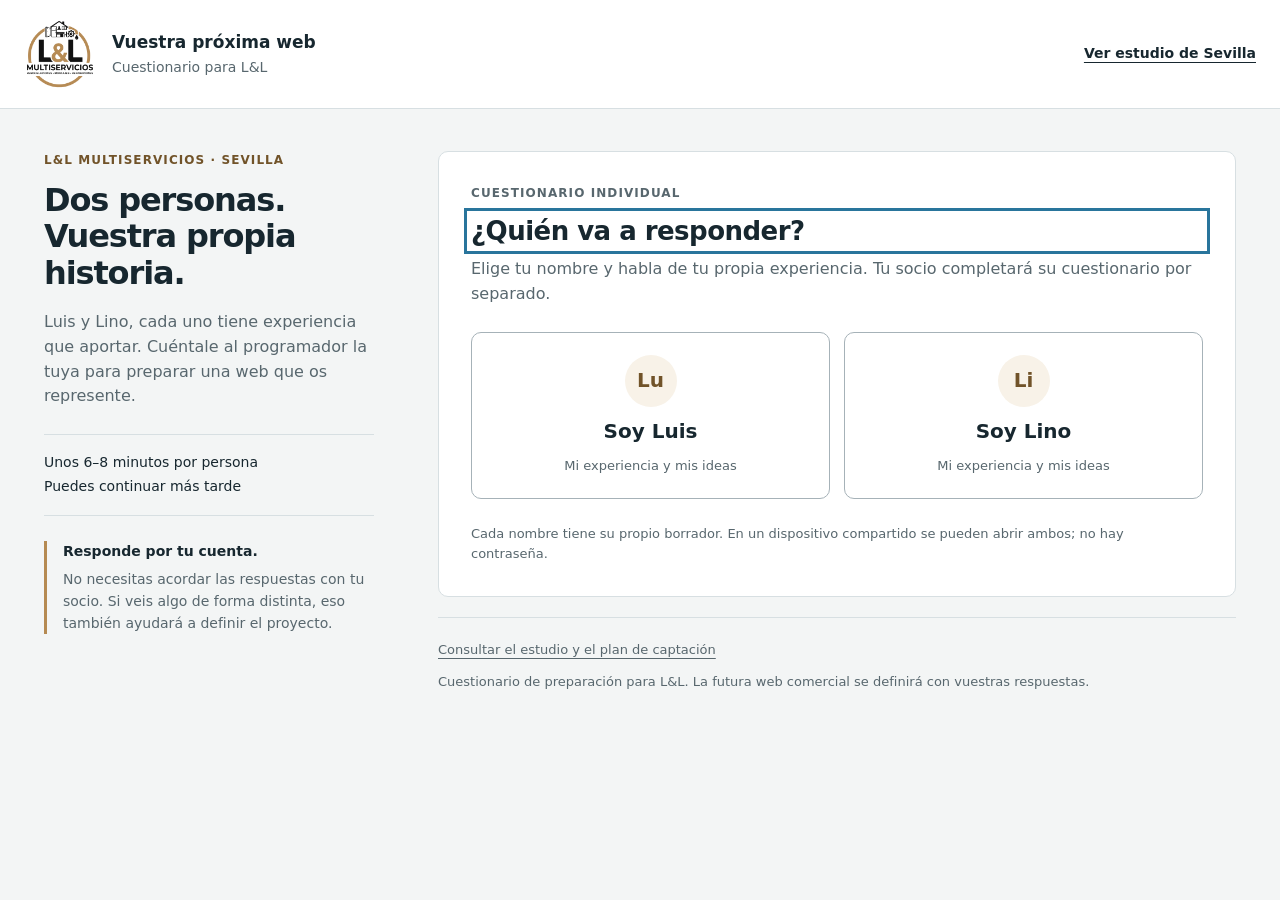
<file: docs/index.html>
<!doctype html>
<html lang="es">
<head>
  <meta charset="utf-8">
  <meta name="viewport" content="width=device-width, initial-scale=1">
  <meta name="robots" content="noindex,nofollow">
  <meta name="referrer" content="no-referrer">
  <meta name="theme-color" content="#17272f">
  <meta name="description" content="Cuestionario de L&L Multiservicios para preparar su estrategia y su próxima web en Sevilla.">
  <title>L&L · Preparemos vuestra web</title>
  <link rel="icon" type="image/svg+xml" href="assets/favicon.svg">
  <link rel="stylesheet" href="styles.css">
  <script defer src="questionnaire.js"></script>
  <script defer src="cv-store.js"></script>
  <script defer src="app.js"></script>
</head>
<body>
  <a class="skip" href="#questionnaire">Ir al cuestionario</a>
  <header class="header">
    <a class="brand" href="./" aria-label="L&L, inicio del cuestionario"><img src="assets/logo.png" alt="L&L Multiservicios" width="72" height="72"><span>Vuestra próxima web<small>Cuestionario para L&L</small></span></a>
    <a class="study-link" href="estudio.html">Ver estudio de Sevilla</a>
  </header>
  <main class="layout">
    <aside class="sidebar">
      <p class="eyebrow">L&L Multiservicios · Sevilla</p>
      <h1>Dos personas.<br>Vuestra propia historia.</h1>
      <p>Luis y Lino, cada uno tiene experiencia que aportar. Cuéntale al programador la tuya para preparar una web que os represente.</p>
      <div class="duration"><span>Unos 6–8 minutos por persona</span><span>Puedes continuar más tarde</span></div>
      <nav id="step-nav" aria-label="Pasos del cuestionario"></nav>
      <div class="side-note"><strong>Responde por tu cuenta.</strong><p>No necesitas acordar las respuestas con tu socio. Si veis algo de forma distinta, eso también ayudará a definir el proyecto.</p></div>
    </aside>
    <div class="workspace">
      <div class="mobile-intro"><h1>Tu experiencia cuenta</h1><p>Luis y Lino: responded cada uno por separado. Queremos conocer lo que cada uno puede aportar a L&L.</p><span>6–8 min · Puedes continuar después</span></div>
      <section id="identity-picker" class="identity-picker" aria-labelledby="identity-title">
        <p class="eyebrow">Cuestionario individual</p><h2 id="identity-title" tabindex="-1">¿Quién va a responder?</h2>
        <p>Elige tu nombre y habla de tu propia experiencia. Tu socio completará su cuestionario por separado.</p>
        <div class="identity-options"><button id="choose-luis" class="person-card" type="button"><span class="avatar" aria-hidden="true">Lu</span><strong>Soy Luis</strong><span>Mi experiencia y mis ideas</span></button><button id="choose-lino" class="person-card" type="button"><span class="avatar" aria-hidden="true">Li</span><strong>Soy Lino</strong><span>Mi experiencia y mis ideas</span></button></div>
        <p class="field-help">Cada nombre tiene su propio borrador. En un dispositivo compartido se pueden abrir ambos; no hay contraseña.</p>
      </section>
      <div id="personal-form" hidden>
      <div class="persona-bar"><span>Respondes como <strong id="persona-name"></strong></span><button id="change-persona" class="text-button" type="button">Cambiar persona</button></div>
      <div class="progress-top"><span id="step-position">Paso 1 de 6</span><span id="draft-state" role="status">Borrador en este dispositivo</span></div>
      <progress id="progress" max="6" value="1" aria-label="Progreso del cuestionario"></progress>
      <div id="storage-warning" class="notice" hidden></div>
      <form id="questionnaire" novalidate>
        <div id="step-content"></div>
        <div id="validation-summary" class="validation" role="alert" tabindex="-1" hidden></div>
        <div class="actions" id="step-actions"><button class="button secondary" type="button" id="previous">Anterior</button><span class="action-spacer"></span><button class="button primary" type="submit" id="next">Continuar</button></div>
      </form>
      <p class="data-note">Tus respuestas y tu CV se conservan en este navegador cuando permite guardarlos; no se publican ni se suben a GitHub. Solo los compartes cuando terminas el envío en WhatsApp u otra aplicación. La copia del borrador guarda las respuestas, pero no incluye el CV. Evita datos privados de clientes y elimina de tu CV el DNI, la dirección completa y otros datos que no hagan falta.</p>
      <div class="draft-tools"><button class="text-button" id="backup" type="button">Guardar copia del borrador</button><label class="text-button file-label" for="restore-file">Recuperar una copia</label><input id="restore-file" type="file" accept="application/json,.json" hidden><button class="text-button" type="button" id="clear">Borrar mis respuestas</button></div>
      <div id="feedback" role="status" aria-live="polite"></div>
      </div>
      <div id="legacy-notice" class="notice" hidden>Hay un borrador del cuestionario anterior en este navegador. No se ha asignado a Luis ni a Lino. <button id="download-legacy" class="text-button" type="button">Guardar copia del borrador anterior</button></div>
      <footer><a href="estudio.html">Consultar el estudio y el plan de captación</a><p>Cuestionario de preparación para L&L. La futura web comercial se definirá con vuestras respuestas.</p></footer>
    </div>
  </main>
  <dialog id="clear-dialog"><h2 id="clear-title">¿Borrar tu borrador?</h2><p>Se eliminarán tus respuestas y tu CV guardados en este navegador. El borrador de tu socio y las copias descargadas se conservarán.</p><div class="dialog-actions"><button class="button secondary" id="cancel-clear">Conservar</button><button class="button danger" id="confirm-clear">Borrar mi borrador</button></div></dialog>
  <dialog id="replace-dialog"><h2>Recuperar tu copia guardada</h2><p>La copia sustituirá tus respuestas actuales. El CV que tengas adjunto se conserva; el archivo JSON no incluye el currículum. Puedes cancelar y guardar antes tu borrador.</p><div class="dialog-actions"><button class="button secondary" id="cancel-restore">Cancelar</button><button class="button primary" id="confirm-restore">Recuperar copia</button></div></dialog>
  <noscript><div class="noscript">Para rellenar y guardar el cuestionario, activad JavaScript en vuestro navegador. Podéis consultar el <a href="estudio.html">estudio de mercado</a>.</div></noscript>
</body>
</html>
</file>
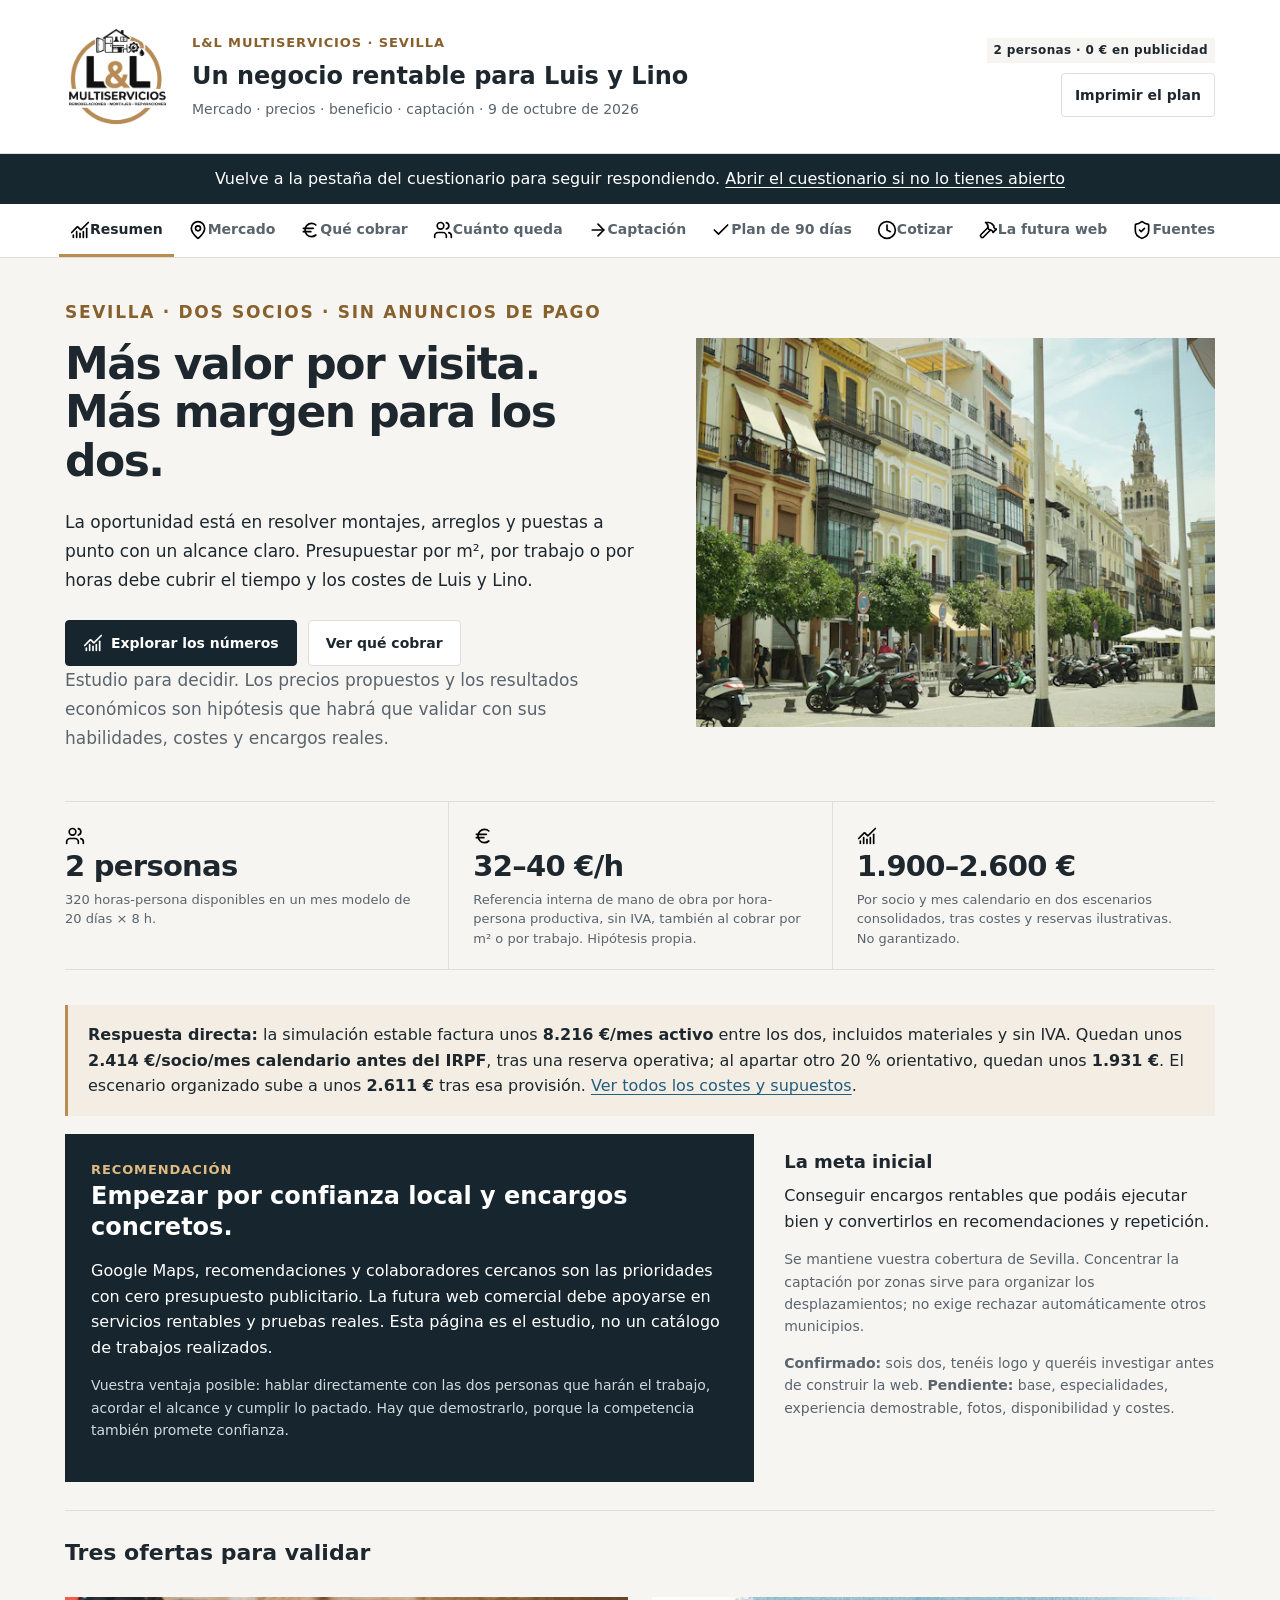
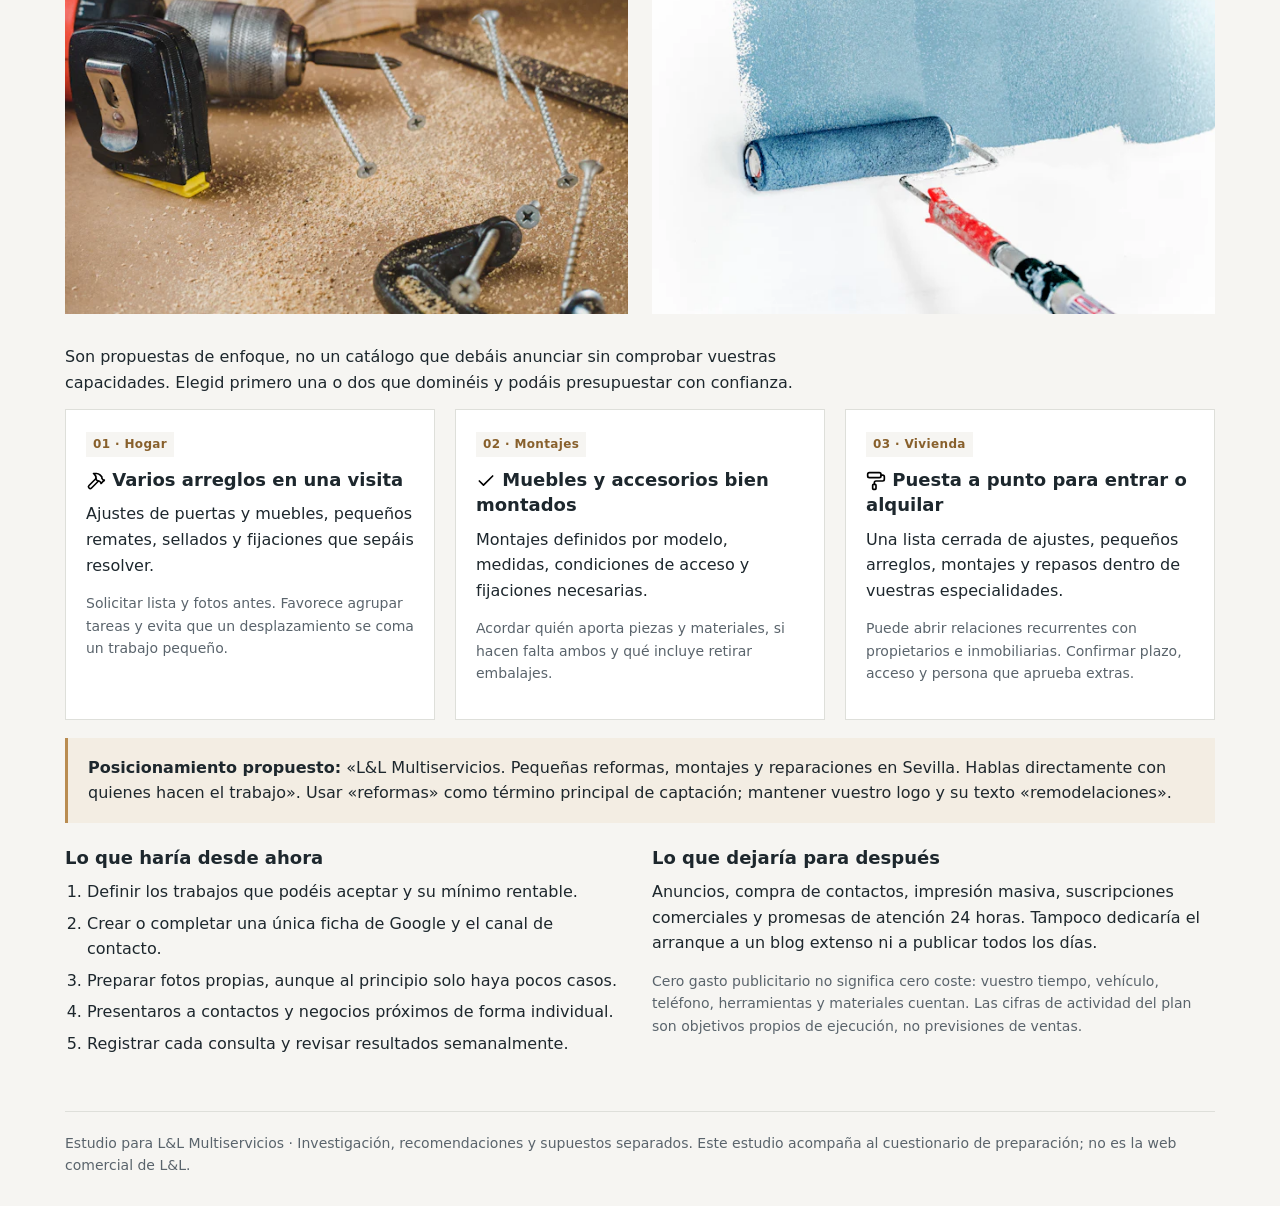
<file: docs/estudio.html>
<!doctype html>
<html lang="es">
<head>
<meta charset="utf-8">
<meta name="viewport" content="width=device-width,initial-scale=1">
<meta name="robots" content="noindex,nofollow">
<title>L&L · Mercado, precios y rentabilidad en Sevilla</title>
<link rel="stylesheet" href="estudio.css?v=20261009-movil">
<link rel="icon" href="assets/favicon.svg" type="image/svg+xml">
<meta name="referrer" content="no-referrer">
</head>
<body>
<header><div class="masthead"><img class="logo" src="assets/logo.png" alt="Logo de L&L Multiservicios"><div><div class="brandline">L&L Multiservicios · Sevilla</div><h1>Un negocio rentable para Luis y Lino</h1><div class="small">Mercado · precios · beneficio · captación · 9 de octubre de 2026</div></div><div class="header-actions"><div class="pill">2 personas · 0 € en publicidad</div><br><button class="btn" id="print">Imprimir el plan</button></div></div></header>
<div style="padding:12px 24px;background:#17272f;color:white;text-align:center">Vuelve a la pestaña del cuestionario para seguir respondiendo. <a href="./" style="color:white">Abrir el cuestionario si no lo tienes abierto</a></div><nav aria-label="Secciones del plan"><div class="mobile-nav"><label for="mobile-section">Sección</label><select id="mobile-section"><option value="decision">Resumen</option><option value="mercado">Mercado</option><option value="precios">Qué cobrar</option><option value="beneficios">Cuánto queda</option><option value="captacion">Captación</option><option value="plan">Plan de 90 días</option><option value="numeros">Cotizar por m²</option><option value="web">La futura web</option><option value="fuentes">Fuentes</option></select></div><div class="nav-inner" role="tablist"><button id="tab-decision" role="tab" aria-selected="true" aria-controls="decision" data-tab="decision"><img class="icon" src="assets/study/icons/chart-no-axes-combined.svg" width="22" height="22" alt="" aria-hidden="true">Resumen</button>
<button id="tab-mercado" role="tab" aria-selected="false" aria-controls="mercado" data-tab="mercado" tabindex="-1"><img class="icon" src="assets/study/icons/map-pin.svg" width="22" height="22" alt="" aria-hidden="true">Mercado</button>
<button id="tab-precios" role="tab" aria-selected="false" aria-controls="precios" data-tab="precios" tabindex="-1"><img class="icon" src="assets/study/icons/euro.svg" width="22" height="22" alt="" aria-hidden="true">Qué cobrar</button>
<button id="tab-beneficios" role="tab" aria-selected="false" aria-controls="beneficios" data-tab="beneficios" tabindex="-1"><img class="icon" src="assets/study/icons/users.svg" width="22" height="22" alt="" aria-hidden="true">Cuánto queda</button>
<button id="tab-captacion" role="tab" aria-selected="false" aria-controls="captacion" data-tab="captacion" tabindex="-1"><img class="icon" src="assets/study/icons/arrow-right.svg" width="22" height="22" alt="" aria-hidden="true">Captación</button>
<button id="tab-plan" role="tab" aria-selected="false" aria-controls="plan" data-tab="plan" tabindex="-1"><img class="icon" src="assets/study/icons/check.svg" width="22" height="22" alt="" aria-hidden="true">Plan de 90 días</button>
<button id="tab-numeros" role="tab" aria-selected="false" aria-controls="numeros" data-tab="numeros" tabindex="-1"><img class="icon" src="assets/study/icons/clock.svg" width="22" height="22" alt="" aria-hidden="true">Cotizar</button>
<button id="tab-web" role="tab" aria-selected="false" aria-controls="web" data-tab="web" tabindex="-1"><img class="icon" src="assets/study/icons/hammer.svg" width="22" height="22" alt="" aria-hidden="true">La futura web</button>
<button id="tab-fuentes" role="tab" aria-selected="false" aria-controls="fuentes" data-tab="fuentes" tabindex="-1"><img class="icon" src="assets/study/icons/shield-check.svg" width="22" height="22" alt="" aria-hidden="true">Fuentes</button></div></nav>
<main>
<noscript><style>.tab[hidden]{display:block!important}</style><p>Con JavaScript desactivado puedes leer todas las secciones y los ejemplos fijos. Las calculadoras requieren JavaScript.</p></noscript>
<section id="decision" class="tab" role="tabpanel" aria-labelledby="tab-decision" tabindex="0">
<div class="study-hero"><div class="hero-copy"><p class="section-kicker">Sevilla · Dos socios · Sin anuncios de pago</p><h2>Más valor por visita.<br>Más margen para los dos.</h2><p>La oportunidad está en resolver montajes, arreglos y puestas a punto con un alcance claro. Presupuestar por m², por trabajo o por horas debe cubrir el tiempo y los costes de Luis y Lino.</p><div class="hero-actions"><a class="btn primary" href="#beneficios"><img class="icon" src="assets/study/icons/chart-no-axes-combined.svg" width="22" height="22" alt="" aria-hidden="true">Explorar los números</a><a class="btn" href="#precios">Ver qué cobrar</a></div><p class="small">Estudio para decidir. Los precios propuestos y los resultados económicos son hipótesis que habrá que validar con sus habilidades, costes y encargos reales.</p></div><figure class="hero-photo"><img src="assets/study/sevilla.webp" srcset="assets/study/sevilla-640.webp 640w, assets/study/sevilla.webp 1200w" sizes="(max-width:800px) 100vw, 560px" width="1200" height="802" alt="Edificios del centro de Sevilla y la Giralda al fondo." fetchpriority="high" decoding="async"></figure></div>
<div class="study-metrics"><div class="metric"><img class="icon" src="assets/study/icons/users.svg" width="22" height="22" alt="" aria-hidden="true"><strong>2 personas</strong><span>320 horas-persona disponibles en un mes modelo de 20 días × 8 h.</span></div><div class="metric"><img class="icon" src="assets/study/icons/euro.svg" width="22" height="22" alt="" aria-hidden="true"><strong>32–40 €/h</strong><span>Referencia interna de mano de obra por hora-persona productiva, sin IVA, también al cobrar por m² o por trabajo. Hipótesis propia.</span></div><div class="metric"><img class="icon" src="assets/study/icons/chart-no-axes-combined.svg" width="22" height="22" alt="" aria-hidden="true"><strong>1.900–2.600 €</strong><span>Por socio y mes calendario en dos escenarios consolidados, tras costes y reservas ilustrativas. No garantizado.</span></div></div>
<div class="callout"><strong>Respuesta directa:</strong> la simulación estable factura unos <strong>8.216 €/mes activo</strong> entre los dos, incluidos materiales y sin IVA. Quedan unos <strong>2.414 €/socio/mes calendario antes del IRPF</strong>, tras una reserva operativa; al apartar otro 20 % orientativo, quedan unos <strong>1.931 €</strong>. El escenario organizado sube a unos <strong>2.611 €</strong> tras esa provisión. <a href="#beneficios">Ver todos los costes y supuestos</a>.</div>
<div class="lead"><div class="statement"><div class="eyebrow">Recomendación</div><h2>Empezar por confianza local y encargos concretos.</h2><p>Google Maps, recomendaciones y colaboradores cercanos son las prioridades con cero presupuesto publicitario. La futura web comercial debe apoyarse en servicios rentables y pruebas reales. Esta página es el estudio, no un catálogo de trabajos realizados.</p><p class="small">Vuestra ventaja posible: hablar directamente con las dos personas que harán el trabajo, acordar el alcance y cumplir lo pactado. Hay que demostrarlo, porque la competencia también promete confianza.</p></div><aside class="aside"><h3>La meta inicial</h3><p>Conseguir encargos rentables que podáis ejecutar bien y convertirlos en recomendaciones y repetición.</p><p class="small">Se mantiene vuestra cobertura de Sevilla. Concentrar la captación por zonas sirve para organizar los desplazamientos; no exige rechazar automáticamente otros municipios.</p><p class="small"><strong>Confirmado:</strong> sois dos, tenéis logo y queréis investigar antes de construir la web. <strong>Pendiente:</strong> base, especialidades, experiencia demostrable, fotos, disponibilidad y costes.</p></aside></div>
<hr class="rule"><h2>Tres ofertas para validar</h2><div class="photo-strip"><figure class="study-photo"><img src="assets/study/herramientas.webp" srcset="assets/study/herramientas-640.webp 640w, assets/study/herramientas.webp 1200w" sizes="(max-width:800px) 100vw, 560px" width="1200" height="800" alt="Taladro, cinta métrica, sargento y tornillos sobre un banco de trabajo de madera." loading="lazy" decoding="async"></figure><figure class="study-photo"><img src="assets/study/pintura.webp" srcset="assets/study/pintura-640.webp 640w, assets/study/pintura.webp 1200w" sizes="(max-width:800px) 100vw, 560px" width="1200" height="838" alt="Rodillo extendiendo pintura azul sobre una pared blanca." loading="lazy" decoding="async"></figure></div><p class="section-intro">Son propuestas de enfoque, no un catálogo que debáis anunciar sin comprobar vuestras capacidades. Elegid primero una o dos que dominéis y podáis presupuestar con confianza.</p>
<div class="grid3"><article class="card"><span class="pill test">01 · Hogar</span><h3><img class="icon" src="assets/study/icons/hammer.svg" width="22" height="22" alt="" aria-hidden="true"> Varios arreglos en una visita</h3><p>Ajustes de puertas y muebles, pequeños remates, sellados y fijaciones que sepáis resolver.</p><p class="small">Solicitar lista y fotos antes. Favorece agrupar tareas y evita que un desplazamiento se coma un trabajo pequeño.</p></article><article class="card"><span class="pill test">02 · Montajes</span><h3><img class="icon" src="assets/study/icons/check.svg" width="22" height="22" alt="" aria-hidden="true"> Muebles y accesorios bien montados</h3><p>Montajes definidos por modelo, medidas, condiciones de acceso y fijaciones necesarias.</p><p class="small">Acordar quién aporta piezas y materiales, si hacen falta ambos y qué incluye retirar embalajes.</p></article><article class="card"><span class="pill test">03 · Vivienda</span><h3><img class="icon" src="assets/study/icons/paint-roller.svg" width="22" height="22" alt="" aria-hidden="true"> Puesta a punto para entrar o alquilar</h3><p>Una lista cerrada de ajustes, pequeños arreglos, montajes y repasos dentro de vuestras especialidades.</p><p class="small">Puede abrir relaciones recurrentes con propietarios e inmobiliarias. Confirmar plazo, acceso y persona que aprueba extras.</p></article></div>
<div class="callout"><strong>Posicionamiento propuesto:</strong> «L&L Multiservicios. Pequeñas reformas, montajes y reparaciones en Sevilla. Hablas directamente con quienes hacen el trabajo». Usar «reformas» como término principal de captación; mantener vuestro logo y su texto «remodelaciones».</div>
<div class="grid2"><div class="open"><h3>Lo que haría desde ahora</h3><ol><li>Definir los trabajos que podéis aceptar y su mínimo rentable.</li><li>Crear o completar una única ficha de Google y el canal de contacto.</li><li>Preparar fotos propias, aunque al principio solo haya pocos casos.</li><li>Presentaros a contactos y negocios próximos de forma individual.</li><li>Registrar cada consulta y revisar resultados semanalmente.</li></ol></div><div class="open"><h3>Lo que dejaría para después</h3><p>Anuncios, compra de contactos, impresión masiva, suscripciones comerciales y promesas de atención 24 horas. Tampoco dedicaría el arranque a un blog extenso ni a publicar todos los días.</p><p class="small">Cero gasto publicitario no significa cero coste: vuestro tiempo, vehículo, teléfono, herramientas y materiales cuentan. Las cifras de actividad del plan son objetivos propios de ejecución, no previsiones de ventas.</p></div></div>
</section>

<section id="mercado" class="tab" role="tabpanel" aria-labelledby="tab-mercado" tabindex="0" hidden>
<h2>Mercado: hay base residencial; falta validar vuestra demanda</h2><p class="section-intro">Los datos permiten elegir hipótesis comerciales. No permiten calcular cuántos trabajos vais a recibir, cuánto buscará la gente en Google ni qué precio aceptará.</p>
<div class="grid3"><div class="stat"><span class="pill fact">Dato · Sevilla municipio</span><div class="num">266.588</div><p>Viviendas familiares principales · 2021.</p><a class="source" href="https://ws089.juntadeandalucia.es/sima/ficha.htm?mun=41091" target="_blank" rel="noopener">IECA–SIMA</a></div><div class="stat"><span class="pill fact">Dato · Sevilla municipio</span><div class="num">8.691</div><p>Transacciones de vivienda usada · 2025. Vivienda nueva: 1.416.</p><a class="source" href="https://ws089.juntadeandalucia.es/sima/ficha.htm?mun=41091" target="_blank" rel="noopener">IECA–SIMA</a></div><div class="stat"><span class="pill fact">Dato · Sevilla municipio</span><div class="num">20,9 %</div><p>Población mayor de 65 años · 2025.</p><a class="source" href="https://ws089.juntadeandalucia.es/sima/ficha.htm?mun=41091" target="_blank" rel="noopener">IECA–SIMA</a></div></div>
<p class="small">Ficha de Sevilla actualizada el 18/08/2026. Una venta no equivale a una reforma; la edad tampoco acredita necesidad ni capacidad de gasto. Inferencia comercial: probar puesta a punto tras compra y atención sencilla por teléfono, además de WhatsApp.</p>
<div class="table-wrap"><table><caption>Clientes a probar, por orden inicial de interés para un equipo de dos</caption><thead><tr><th>Segmento</th><th>Momento de necesidad</th><th>Oferta útil</th><th>Condición para que compense</th></tr></thead><tbody>
<tr><td>Particulares cercanos</td><td>Mueble nuevo, arreglos pendientes, mudanza.</td><td>Montajes y lista de arreglos.</td><td>Filtrar con fotos, agrupar tareas y pactar mínimo.</td></tr>
<tr><td>Propietarios e inmobiliarias</td><td>Compra o cambio de inquilino.</td><td>Puesta a punto con lista y fotos finales.</td><td>Un responsable que aprueba; alcance y fecha claros.</td></tr>
<tr><td>Administradores de fincas</td><td>Incidencias pequeñas y trabajos programados.</td><td>Proveedor para tareas asumibles.</td><td>Acordar pago, acceso, autorización y horarios.</td></tr>
<tr><td>Comercios y oficinas próximos</td><td>Mobiliario, remates y mantenimiento.</td><td>Visitas planificadas fuera de horas conflictivas.</td><td>Comprobar especialidad y disponibilidad real.</td></tr>
<tr><td>Gestores de alojamientos</td><td>Revisiones y puesta a punto entre estancias.</td><td>Mantenimiento programado.</td><td>Solo con respuesta pactada; alta urgencia puede desorganizaros.</td></tr>
</tbody></table></div>
<p class="small">La prioridad es una recomendación operativa, no un ranking estadístico de rentabilidad. El <a href="https://www.cafsevilla.com/ventanilla-unica/encuentre-a-su-administrador/" target="_blank" rel="noopener">directorio del Colegio de Administradores de Fincas de Sevilla</a> permite localizar despachos; su presencia allí no implica que necesiten vuestros servicios.</p>
<h3>Atender Sevilla sin pasar el día en carretera</h3><p>La escala metropolitana añade viviendas principales: Dos Hermanas, <strong>47.885</strong>; Alcalá de Guadaíra, <strong>26.922</strong>; Mairena del Aljarafe, <strong>16.548</strong> (Censo 2021). <a class="source" href="https://ws089.juntadeandalucia.es/sima/ficha.htm?mun=41038" target="_blank" rel="noopener">Dos Hermanas</a> · <a class="source" href="https://ws089.juntadeandalucia.es/sima/ficha.htm?mun=41004" target="_blank" rel="noopener">Alcalá</a> · <a class="source" href="https://ws089.juntadeandalucia.es/sima/ficha.htm?mun=41059" target="_blank" rel="noopener">Mairena</a>.</p>
<p>Cuando sepamos vuestra base, escoger uno o dos corredores iniciales: capital y municipios próximos; Aljarafe; o eje Dos Hermanas–Alcalá, según recorridos reales. Agrupar citas y presupuestar desplazamiento en encargos alejados. Son ejemplos de organización, no tiempos de viaje calculados.</p><p class="small">Capital, área metropolitana y provincia no son equivalentes. El <a href="https://www.juntadeandalucia.es/organismos/viviendajuventudyordenaciondelterritorio/areas/ordenacion/planes-subregionales/paginas/aglomeracion-sevilla.html" target="_blank" rel="noopener">POTAU de Sevilla</a> delimita 46 municipios; esa delimitación administrativa no determina vuestro radio rentable.</p>
<hr class="rule"><h2>Qué comunica la competencia</h2><p>Muestra exploratoria de siete webs revisadas el 09/10/2026. Refleja su comunicación pública; no es un ranking de Google Maps ni una comprobación de calidad, reseñas, tamaño de plantilla o cuota de mercado.</p>
<div class="table-wrap"><table><thead><tr><th>Presencia comercial</th><th>Mensaje y captación observados</th><th>Aprendizaje para L&L</th></tr></thead><tbody>
<tr><td><a href="https://www.manitassevilla.com/manitas/" target="_blank" rel="noopener">Manitas Sevilla</a></td><td>Catálogo muy específico, varias tareas por visita y páginas por municipios.</td><td>El cliente debe reconocer su problema. Entidad operadora no verificada en esta investigación.</td></tr>
<tr><td><a href="https://www.manitasmarcossevilla.es/" target="_blank" rel="noopener">Manitas Marcos Sevilla</a></td><td>Enfoque personal, oficios y entradas para propietarios, negocios y comunidades; llamada y WhatsApp.</td><td>Mostrar quién sois y para quién trabajáis.</td></tr>
<tr><td><a href="https://resuelvia.com/" target="_blank" rel="noopener">Resuelvia</a></td><td>Base declarada en Dos Hermanas, responsable visible, contacto con fotos por WhatsApp y presupuesto tras visita; puesta a punto de pisos.</td><td>WhatsApp y alquiler ya son propuestas presentes. Hay que aportar pruebas propias.</td></tr>
<tr><td><a href="https://misegundomarido.com/" target="_blank" rel="noopener">Mi Segundo Marido</a></td><td>Reformas, montajes y mantenimiento; anuncia visita gratuita, precio cerrado y amplia cobertura.</td><td>Definir condiciones antes de imitar desplazamientos gratuitos.</td></tr>
<tr><td><a href="https://manitas24horassevilla.com/" target="_blank" rel="noopener">Manitas 24 Horas Sevilla</a></td><td>Urgencia, atención continua, llamada y WhatsApp.</td><td>Podéis centraros en trabajos programados con horario acordado.</td></tr>
<tr><td><a href="https://multidipro.com/" target="_blank" rel="noopener">Multidipro</a></td><td>Oferta multiservicio, montaje, mantenimiento y obras; datos de sociedad y contacto.</td><td>Identidad y datos verificables ayudan a elegir proveedor.</td></tr>
<tr><td><a href="https://carpindecora.com/servicio-de-manitas" target="_blank" rel="noopener">Carpin & Decora</a></td><td>Especialidad en carpintería, manitas y pequeñas reformas; contacto y proyectos.</td><td>Una especialidad reconocible puede ordenar un catálogo amplio.</td></tr>
</tbody></table></div>
<div class="callout"><strong>Conclusión:</strong> puntualidad, limpieza, WhatsApp y presupuesto ya se anuncian. Vuestra diferenciación debe verse: caras y nombres, casos propios, alcance escrito, comunicación y cierre del trabajo.</div>
<details><summary>Qué podemos y qué no podemos concluir sobre precios</summary><div><p>La web de <a href="https://www.manitassevilla.com/manitas/" target="_blank" rel="noopener">Manitas Sevilla</a> publica 45 € por la primera hora, con mínimo de una hora, IVA y desplazamiento municipal incluidos; piezas específicas aparte. Es una oferta individual publicada y sujeta a confirmación, no una media de Sevilla ni una tarifa aconsejada para vosotros.</p><p>Dos profesionales, materiales, accesos y desplazamientos cambian el coste. No se ha obtenido una muestra comparable de presupuestos reales. Antes de publicar precios, medid vuestros trabajos y utilizad la calculadora del plan.</p></div></details>
</section>

<section id="precios" class="tab" role="tabpanel" aria-labelledby="tab-precios" tabindex="0" hidden>
<p class="section-kicker">Precios · evidencia y propuesta separadas</p><h2>Qué se anuncia en Sevilla y qué conviene probar</h2><p class="section-intro">Se revisaron 12 páginas de precios y condiciones: algunas pertenecen al mismo anunciante. No son 12 proveedores independientes ni una encuesta de operaciones cobradas. Una salida, una hora individual y un bloque de dos personas no son equivalentes.</p>

<div class="callout"><strong>También se cobra por m².</strong> Pintura, alisado y pavimentos pueden presupuestarse por superficie y alcance. Montajes y reparaciones encajan también por unidad, precio cerrado o visita. Las horas sirven para comprobar internamente si el precio compensa a los dos.</div>
<h2>Referencias por m² en Sevilla</h2><p class="small">Anuncios consultados el 09/10/2026. Conservamos el IVA y el alcance de cada oferta: no son tarifas aprobadas de L&amp;L ni trabajos idénticos.</p>
<div class="grid3 surface-references">
<article class="card"><h3>Pintura interior</h3><p class="num">6–12 €/m²</p><p>IVA y materiales incluidos, sobre superficie real. Confirmar preparación y techos. <a href="https://www.manitassevilla.com/pintor/" target="_blank" rel="noopener noreferrer">Manitas Sevilla</a>.</p><p class="small">Otra guía anuncia 8 / 12 / 18 €/m² de pared sin IVA, según acabado y preparación. <a href="https://www.reformasbascon.es/precios" target="_blank" rel="noopener noreferrer">Bascón</a>; actualización indicada en enero de 2025.</p></article>
<article class="card"><h3>Alisado de gotelé</h3><p class="num">12–22 €/m²</p><p>IVA y materiales incluidos. Acabado preparado para pintar; confirmar la pintura final como otra partida. <a href="https://www.manitassevilla.com/pintor/" target="_blank" rel="noopener noreferrer">Manitas Sevilla</a>.</p><p class="small">Comprobar adherencia, relieve y altura antes de cerrar el precio.</p></article>
<article class="card"><h3>Laminado suministrado e instalado</h3><p class="num">54,71 €/m² + IVA</p><p>Quick-Step Classic AC4; mínimo 60 m². Incluye rodapiés, perfiles y cepillado de puertas. <a href="https://prosuelos.net/2025/09/30/oferta-en-suelo-laminado-quick-step-classic-ac4-con-instalacion-incluida-oferta-valida-hasta-el-31-07-2021/" target="_blank" rel="noopener noreferrer">Prosuelos, servicio en Sevilla</a>.</p><p class="small">Oferta anunciada hasta 31/12/2026. No usar como precio de solo colocación. Retirada, nivelación y merma no aclaradas.</p></article>
</div>
<div class="decision-rule"><article><h3>Medir la superficie que se trabaja</h3><p>Habitación de 4 × 3 m y 2,5 m de altura: paredes = 2 × (4 + 3) × 2,5 = <strong>35 m²</strong>; techo = <strong>12 m²</strong>. Si se pintan ambos, son 47 m² antes de descontar huecos según lo pactado.</p><p class="small">No son 12 m² de pintura por tener 12 m² de suelo. Dos manos no duplican la superficie: se incluyen en la descripción y el precio de la partida.</p></article><article><h3>Separar las partidas</h3><p>En suelos y alicatados, indicar m² a colocar y si se aporta el material. Rodapiés en metros lineales; puertas por unidad. Desglosar retirada, nivelación y preparación cuando proceda.</p><p class="small">La merma de compra se justifica por cortes y formato; no se convierte automáticamente en más superficie instalada. En encargos pequeños, comprobar también un importe mínimo por trabajo.</p></article></div>
<p><a class="btn primary" href="#numeros">Calcular un presupuesto por m²</a></p>
<h2>Otras referencias y formatos de cobro</h2>
<div class="table-wrap"><table><caption>Referencias publicadas, consultadas el 09/10/2026</caption><thead><tr><th>Fuente</th><th>Importe anunciado</th><th>IVA y alcance</th><th>Cómo interpretarlo</th></tr></thead><tbody><tr><td><a href="https://manitassevilla.es.tl/" target="_blank" rel="noopener noreferrer">Manitas Sevilla - Salva</a><br><span class="source-tag">Web propia de anunciante local</span></td><td>30 € primera hora; 25 € siguientes</td><td>IVA no indicado. Salida y fijaciones incluidas; repuestos aparte.</td><td>No consta actualización de tarifa. No es una oferta confirmada para dos personas.</td></tr><tr><td><a href="https://www.manitassevilla.com/manitas/" target="_blank" rel="noopener noreferrer">ManitasSevilla.com · pequeñas reparaciones</a><br><span class="source-tag">Web comercial local; identidad del prestador no verificada</span></td><td>45 € primera hora; armario 60–110 €; TV 55–95 €</td><td>IVA y desplazamiento municipal incluidos; piezas concretas aparte.</td><td>Tarifa publicada, no factura comprobada; operador no verificado.</td></tr><tr><td><a href="https://www.taskrabbit.es/locations/sevilla/montaje-muebles" target="_blank" rel="noopener noreferrer">Taskrabbit · montaje de muebles Sevilla</a><br><span class="source-tag">Plataforma comercial de profesionales; no encuesta independiente</span></td><td>Alrededor de 27 €/h para montaje</td><td>No aclara aquí IVA, mínimos ni todos los cargos.</td><td>Escaparate de plataforma; no equivale al ingreso neto del montador.</td></tr><tr><td><a href="https://www.cronoshare.com/cuanto-cuesta/montaje-muebles" target="_blank" rel="noopener noreferrer">Cronoshare · guía de montaje de muebles 2026</a><br><span class="source-tag">Guía editorial de comparador comercial</span></td><td>25–40 €/h en su guía para Sevilla</td><td>IVA de esa tabla no explícito; viaje y ayuda pueden ir aparte.</td><td>Su página local da 21–28 €/h: discrepancia, no una media fiable única.</td></tr><tr><td><a href="https://www.empresareformassevilla.com/pintor-sevilla/" target="_blank" rel="noopener noreferrer">Vega Home · pintor Sevilla</a><br><span class="source-tag">Web propia de empresa que ofrece servicios locales</span></td><td>Habitación: 250–450 €; vivienda de 70 m²: 900–1.500 €</td><td>IVA no indicado. Alcance declarado: paredes, techo, preparación y limpieza.</td><td>Medir y confirmar soporte. Son ofertas orientativas, no rendimiento probado.</td></tr><tr><td><a href="https://www.reformasbascon.es/precios" target="_blank" rel="noopener noreferrer">Reformas Bascón · guía de precios</a><br><span class="source-tag">Guía comercial alojada en web de reformas local</span></td><td>8 / 12 / 18 €/m² de pared según preparación y calidad</td><td>Sin IVA. No son m² de suelo de la vivienda.</td><td>Título 2025/2026, pie enero de 2025: vigencia sin confirmar.</td></tr><tr><td><a href="https://www.ikea.com/es/es/customer-service/knowledge/articles/cb75bf2a-05b8-4ca8-9dd6-09e248c73658.html" target="_blank" rel="noopener noreferrer">IKEA España · coste del servicio de montaje</a><br><span class="source-tag">Minorista; oferta primaria a través de Taskrabbit</span></td><td>Montaje desde 23 € por servicio</td><td>Mínimo según producto y contratación, no una tarifa por hora.</td><td>No significa que cualquier armario cueste 23 € ni que cubra instalaciones.</td></tr><tr><td><a href="https://expertosenparquet.com/w/ofertas-2" target="_blank" rel="noopener noreferrer">Expertos en Parquet · ofertas Huelva y Sevilla</a><br><span class="source-tag">Web propia de especialista regional</span></td><td>90 € por 2 h de asesoramiento de suelo</td><td>IVA incluido; promoción con código, hasta 31/12/2026.</td><td>Es un tutorial, no la instalación del pavimento: comparación de formato.</td></tr></tbody></table></div>
<p class="small">También se contrastaron <a href="https://www.manitassevilla.com/pintor/" target="_blank" rel="noopener noreferrer">pintura de ManitasSevilla</a>, <a href="https://www.cronoshare.com/servicios/montadores-muebles/sevilla/sevilla" target="_blank" rel="noopener noreferrer">la página local de Cronoshare</a> y <a href="https://www.taskia.es/servicios-de-montaje-muebles-en-sevilla" target="_blank" rel="noopener noreferrer">Taskia</a>. Sus cifras tienen alcances o condiciones incompletos. El escaparate de Taskia mostró precios inferiores a 10 €/h y cambió entre búsqueda y página; no se utiliza como suelo rentable. <a href="estudio-evidencia.json" download>Descargar evidencia y límites de las fuentes</a>.</p>
<div class="callout"><strong>Lectura comercial:</strong> competir por ser los más baratos deja poco espacio para desplazamientos, garantías y gestión. Conviene ofrecer una visita bien preparada, una lista concreta y un precio total claro. Que una web anuncie 25 €/h no prueba que dos personas puedan vivir cobrando eso.</div>
<h2>Cuatro paquetes iniciales para contrastar</h2><p><strong>Propuesta propia; no tarifas ya aprobadas de L&L.</strong> Probar con 10–20 presupuestos reales y revisar resultado por hora-persona total, aceptación y repasos. Los ejemplos de PVP aplican 21 %; el tipo real se determina para cada operación.</p>
<div class="table-wrap"><table><thead><tr><th>Paquete</th><th>Capacidad reservada</th><th>Base sin IVA</th><th>Ejemplo total con 21 %</th><th>Alcance a pactar</th></tr></thead><tbody><tr><td>Visita pequeña agrupada</td><td>1 persona × 1 h<br><strong>1 horas-persona</strong></td><td>45 €–55 €</td><td>54,45–66,55 €</td><td>Salida en microzona pactada y hasta1h de mano de obra; lista acordada antes. <span class="small">Fuera: Piezas, material importante, viaje fuera de zona, aparcamiento especial y obras.</span></td></tr><tr><td>Lista de arreglos de dos horas</td><td>1 persona × 2 h<br><strong>2 horas-persona</strong></td><td>80 €–95 €</td><td>96,80–114,95 €</td><td>Una visita, tareas sencillas preacordadas y fotos de cierre. <span class="small">Fuera: Piezas y problemas ocultos; no garantizar número de tareas sin verlas.</span></td></tr><tr><td>Montaje o puesta a punto en pareja</td><td>2 personas × 4 h<br><strong>8 horas-persona</strong></td><td>260 €–320 €</td><td>314,60–387,20 €</td><td>Bloque reservado y alcance escrito de montaje o varias tareas. <span class="small">Fuera: Muebles, piezas, transporte de mercancía, retirada especial y servicios regulados.</span></td></tr><tr><td>Jornada de seis horas productivas en pareja</td><td>2 personas × 6 h<br><strong>12 horas-persona</strong></td><td>390 €–480 €</td><td>471,90–580,80 €</td><td>Mano de obra para puesta a punto planificada. <span class="small">Fuera: Materiales, compras y viajes no incluidos en alcance; no equiparar a8h completas en casa.</span></td></tr></tbody></table></div>
<p class="small">Los bloques largos sitúan la mano de obra en torno a 32,50–40 €/hora-persona facturada. Los trabajos cortos tienen un mínimo por salida. La zona incluida, el aparcamiento, las compras y los consumibles deben constar por escrito; no se regala el viaje a toda la provincia.</p>
<div class="decision-rule"><article><h3><img class="icon" src="assets/study/icons/paint-roller.svg" width="22" height="22" alt="" aria-hidden="true"> Pintura: vender el alcance, no solo los metros</h3><p>Medir paredes y techos por separado. Contar protección, preparación, número de manos, secados, muebles, limpieza y posibles retornos. Humedades de origen, alturas y alisados cambian el trabajo.</p><p><strong>Ejemplo propio:</strong> 2 personas × 3 días × 6 h productivas = 36 horas-persona. A 38 € son 1.368 € de mano de obra; con 200 € de materiales y 60 € de logística, la base alcanza 1.628 € antes del margen por incertidumbre. Si el cliente ofrece 1.000 € por ese mismo alcance, hay que reducir alcance o rechazarlo, no asumir que sigue siendo rentable.</p><p class="small">No es una tarifa de pintura ni una estimación universal de duración. Se comprueba contra medición y prueba de productividad.</p></article><article><h3><img class="icon" src="assets/study/icons/clock.svg" width="22" height="22" alt="" aria-hidden="true"> Viajes: cobrar también el tiempo que bloquean</h3><p>Para una visita extra de 40 km y una hora total de viaje con ambos, una hipótesis de 0,35 €/km y 25 €/hora-persona total añade 14 € de vehículo + 50 € de tiempo = <strong>64 € antes de IVA</strong>, más aparcamiento si procede.</p><p class="small">Son costes de ejemplo, no kilometraje fiscal ni tiempos calculados desde una base conocida. Si transporte o tiempo ya están cubiertos por el paquete, no se suman otra vez.</p><p>Agrupar por corredor y día: capital, Aljarafe, Dos Hermanas–Alcalá u otra zona próxima a su base. Confirmar recorridos reales; cubrir Sevilla no obliga a aceptar cualquier pequeño encargo al mismo mínimo.</p></article></div>
<details><summary>Reglas sencillas para presupuestar y cobrar</summary><div><ol><li>Pedir fotos, referencia del mueble, municipio, acceso y lista completa antes de desplazarse.</li><li>Definir tareas, exclusiones, número de personas, materiales, salida y total con IVA. Los problemas ocultos se valoran antes de continuar.</li><li>En trabajos de varios días, acordar anticipo para materiales y pagos por hitos entregados. No financiar una reforma con el dinero de otro cliente.</li><li>Medir cada hora de ambos: obra, viaje, compra, gestión y repaso. Separar importe emitido de importe cobrado.</li><li>Si un encargo excede sus competencias, coordinar profesional habilitado y presupuestarlo, o rechazarlo. No prometer urgencias 24 h con una agenda de dos.</li></ol></div></details>
<div class="callout"><strong>IVA:</strong> regla general 21 %. El 10 % para determinadas reparaciones de vivienda exige condiciones: uso particular del destinatario, antigüedad mínima y materiales aportados ≤40 % de la base, entre otras. No anunciar «IVA 10 %» por defecto en puestas a punto para alquilar. <a href="https://sede.agenciatributaria.gob.es/Sede/iva/iva-operaciones-inmobiliarias/que-tipo-se-aplica-obras-viviendas/obras-renovacion-reparacion.html" target="_blank" rel="noopener noreferrer">Criterio de la AEAT</a>.</div>
</section>

<section id="beneficios" class="tab" role="tabpanel" aria-labelledby="tab-beneficios" tabindex="0" hidden>
<p class="section-kicker">Economía de dos personas · supuestos modificables</p><h2>Facturar más no significa quedarse con todo</h2><p class="section-intro">El modelo separa IVA, materiales, gastos, dos cuotas y reservas. No hay empleados añadidos ni ingresos pasivos. El excedente remunera también el trabajo de Luis y Lino: <strong>no se han descontado dos sueldos adicionales</strong>. Se supone un reparto 50/50 para comparar, no para decidir cómo deben constituirse o facturar.</p>
<div class="scenario-cards" id="profit-scenarios"><button type="button" class="scenario-card" data-scenario="arranque" aria-pressed="false"><span class="scenario-name">Arranque</span><strong class="scenario-number">894 €</strong><span class="scenario-detail">por socio/mes calendario tras provisión</span><span class="scenario-detail">40 % ocupado · 32 €/hora-persona</span></button><button type="button" class="scenario-card" data-scenario="base" aria-pressed="true"><span class="scenario-name">Agenda estable</span><strong class="scenario-number">1931 €</strong><span class="scenario-detail">por socio/mes calendario tras provisión</span><span class="scenario-detail">60 % ocupado · 38 €/hora-persona</span></button><button type="button" class="scenario-card" data-scenario="solido" aria-pressed="false"><span class="scenario-name">Bien organizados</span><strong class="scenario-number">2611 €</strong><span class="scenario-detail">por socio/mes calendario tras provisión</span><span class="scenario-detail">70 % ocupado · 42 €/hora-persona</span></button><button type="button" class="scenario-card" data-scenario="exigente" aria-pressed="false"><span class="scenario-name">Techo exigente del modelo</span><strong class="scenario-number">3300 €</strong><span class="scenario-detail">por socio/mes calendario tras provisión</span><span class="scenario-detail">80 % ocupado · 45 €/hora-persona</span></button></div>
<p class="small">Podéis cobrar al cliente por m² o por trabajo completo. Aquí se convierte la mano de obra en horas productivas para comparar la capacidad mensual. En «Cotizar» se incluyen además las horas de viaje y gestión del encargo: son bases distintas, no copiéis una tarifa entre calculadoras sin ajustarla.</p>
<p class="small" id="profit-description">Hipótesis de trabajo: 60 % del tiempo del equipo se factura.</p>
<div class="model-layout"><div class="model-controls"><h3>Ajusta el escenario a su realidad</h3><p class="small">Costes y tarifas son hipótesis, no datos aportados por Luis y Lino. Los cambios no se envían a ningún servidor.</p><form id="profit-form" class="model-form" novalidate><div class="form-grid"><div class="field"><label for="profit-days">Días disponibles por mes activo</label><input id="profit-days" name="days" type="number" min="1" max="31" step="1" value="20" required aria-describedby="profit-help-days"><p class="tiny" id="profit-help-days">No incluye vacaciones del mes sin actividad.</p></div><div class="field"><label for="profit-hours">Horas al día por persona</label><input id="profit-hours" name="hours" type="number" min="1" max="12" step="0.5" value="8" required aria-describedby="profit-help-hours"><p class="tiny" id="profit-help-hours">Incluye tiempo de obra, viajes, compras y gestión.</p></div><div class="field"><label for="profit-utilization">Tiempo facturable del equipo (%)</label><input id="profit-utilization" name="utilization" type="number" min="0" max="100" step="1" value="60" required aria-describedby="profit-help-utilization"><p class="tiny" id="profit-help-utilization">Lo demás sigue siendo tiempo de trabajo o huecos.</p></div><div class="field"><label for="profit-rate">Equivalente de mano de obra por hora-persona (€)</label><input id="profit-rate" name="rate" type="number" min="1" max="200" step="0.5" value="38" required aria-describedby="profit-help-rate"><p class="tiny" id="profit-help-rate">Equivalente de mano de obra por hora productiva. Si cobráis por m² o a precio cerrado, separad primero la parte facturada de materiales para no contarla dos veces.</p></div><div class="field"><label for="profit-materials">Materiales comprados por mes activo (€)</label><input id="profit-materials" name="materials" type="number" min="0" max="20000" step="10" value="800" required aria-describedby="profit-help-materials"><p class="tiny" id="profit-help-materials">Coste sin IVA deducible; materiales del cliente: 0.</p></div><div class="field"><label for="profit-markup">Recargo sobre el coste de materiales (%)</label><input id="profit-markup" name="markup" type="number" min="0" max="100" step="1" value="15" required aria-describedby="profit-help-markup"><p class="tiny" id="profit-help-markup">Hipótesis de gestión, no margen garantizado.</p></div><div class="field"><label for="profit-fixed">Gastos compartidos por mes calendario (€)</label><input id="profit-fixed" name="fixed" type="number" min="0" max="20000" step="10" value="850" required aria-describedby="profit-help-fixed"><p class="tiny" id="profit-help-fixed">Sin materiales ni RETA. Vehículo, gestoría, seguro y herramientas.</p></div><div class="field"><label for="profit-reta">Cuota mensual de cada autónomo (€)</label><input id="profit-reta" name="reta" type="number" min="0" max="2000" step="5" value="460" required aria-describedby="profit-help-reta"><p class="tiny" id="profit-help-reta">Dos cuotas durante doce meses. Sustituir por las reales.</p></div><div class="field"><label for="profit-contingency">Reserva sobre mano de obra (%)</label><input id="profit-contingency" name="contingency" type="number" min="0" max="30" step="0.5" value="3" required aria-describedby="profit-help-contingency"><p class="tiny" id="profit-help-contingency">Para incidencias; apartarla no la convierte en gasto fiscal.</p></div><div class="field"><label for="profit-months">Meses equivalentes con facturación al año</label><input id="profit-months" name="months" type="number" min="1" max="12" step="0.5" value="11" required aria-describedby="profit-help-months"><p class="tiny" id="profit-help-months">11 implica un mes equivalente sin ingresos y con gastos.</p></div><div class="field"><label for="profit-taxReserve">Provisión ilustrativa para IRPF (%)</label><input id="profit-taxReserve" name="taxReserve" type="number" min="0" max="60" step="1" value="20" required aria-describedby="profit-help-taxReserve"><p class="tiny" id="profit-help-taxReserve">No calcula el impuesto final ni el modelo 130.</p></div><div class="field"><label for="profit-incomeGoal">Objetivo mensual por socio tras provisión (€)</label><input id="profit-incomeGoal" name="incomeGoal" type="number" min="0" max="10000" step="50" value="2000" required aria-describedby="profit-help-incomeGoal"><p class="tiny" id="profit-help-incomeGoal">Promedio entre doce meses, suponiendo reparto al 50 %.</p></div></div><button type="button" id="profit-reset" class="btn">Restablecer agenda estable</button></form><p id="profit-error" class="model-warning" role="alert" hidden>Revisa los valores del escenario.</p></div>
<div><div class="model-output" id="profit-output" aria-live="polite" aria-atomic="true"><h3>El recorrido del dinero</h3><div class="hours-track" aria-hidden="true"><span class="hours-billable" id="hours-billable" style="width:60%"></span><span class="hours-other" id="hours-other" style="width:40%"></span></div><p class="small" id="hours-caption">192 horas facturables; 128 horas para el resto.</p><dl class="money-line"><dt>Horas-persona disponibles</dt><dd data-profit="capacity">—</dd><dt>Horas-persona que se facturan</dt><dd data-profit="billable">—</dd><dt>Horas para viajes, gestión, compras y huecos</dt><dd data-profit="nonBillable">—</dd><dt>Mano de obra facturada, sin IVA</dt><dd data-profit="labor">—</dd><dt>Materiales facturados, sin IVA</dt><dd data-profit="materialsBilled">—</dd><dt>Facturación total por mes activo, sin IVA</dt><dd data-profit="revenue">—</dd><dt>− Coste de materiales</dt><dd data-profit="materialCost">—</dd><dt>− Gastos compartidos mensuales</dt><dd data-profit="fixed">—</dd><dt>− Cuotas de ambos</dt><dd data-profit="retaTeam">—</dd><dt>− Reserva para incidencias</dt><dd data-profit="contingency">—</dd><dt>Disponible del equipo en ese mes, antes de IRPF</dt><dd data-profit="monthlyBeforeIRPF">—</dd><dt>Facturación anual (meses activos), sin IVA</dt><dd data-profit="annualRevenue">—</dd><dt>Disponible anual del equipo antes de IRPF</dt><dd data-profit="annualBeforeIRPF">—</dd><dt>Promedio mensual por socio antes de IRPF</dt><dd data-profit="perPersonBeforeIRPF">—</dd><dt>Promedio por socio tras provisión ilustrativa</dt><dd data-profit="perPersonAfterProvision">—</dd><dt>Horas facturables/mes activo para cubrir gastos</dt><dd data-profit="breakEvenHours">—</dd><dt>Tarifa necesaria para tu objetivo por socio</dt><dd data-profit="requiredRate">—</dd><dt>Ocupación necesaria con tu tarifa actual</dt><dd data-profit="requiredUtilization">—</dd></dl><p class="small" id="profit-verdict"></p><p class="small"><strong>La última cifra no es un salario neto ni un IRPF calculado.</strong> Es caja orientativa después de una provisión configurable. Cada persona tendrá su tributación real.</p></div><div class="callout"><strong>Un mes sin facturar también cuesta.</strong> El promedio anual paga estructura y RETA durante los doce meses. Las compras de un vehículo o equipo nuevo, financiación, impagos importantes y costes no introducidos reducirán el resultado.</div></div></div>
<h3 style="margin-top:30px">Comparación de las cuatro hipótesis originales</h3><p class="small">Estos valores fijos sirven de referencia; los controles de arriba modifican solo el escenario abierto. Todos tienen 20 días × 8 h × 2 personas, 11 meses equivalentes de ingresos, 12 de gastos, 15 % sobre materiales y una reserva operativa del 3 % de mano de obra.</p>
<div class="table-wrap scenario-table"><table><thead><tr><th>Escenario</th><th>Ocupación y horas/mes activo</th><th>€/hora-persona sin IVA</th><th>Facturación/mes activo sin IVA</th><th>Equipo disponible/mes activo antes de IRPF</th><th>Por socio/mes calendario antes de IRPF</th><th>Por socio tras provisión 20 %</th></tr></thead><tbody><tr><td>Arranque</td><td>40 % · 128 h</td><td>32 €</td><td>4614 €</td><td>2571 €</td><td>1117 €</td><td>894 €</td></tr><tr><td>Agenda estable</td><td>60 % · 192 h</td><td>38 €</td><td>8216 €</td><td>5427 €</td><td>2414 €</td><td>1931 €</td></tr><tr><td>Bien organizados</td><td>70 % · 224 h</td><td>42 €</td><td>10.673 €</td><td>7301 €</td><td>3263 €</td><td>2611 €</td></tr><tr><td>Techo exigente del modelo</td><td>80 % · 256 h</td><td>45 €</td><td>13.245 €</td><td>9199 €</td><td>4125 €</td><td>3300 €</td></tr></tbody></table></div>
<div id="scenario-chart" class="economy-breakdown" role="img" aria-label="Comparación ilustrativa del disponible por socio tras provisión: arranque unos 894 euros; agenda estable unos 1931; bien organizados unos 2611; escenario exigente unos 3300 euros al mes calendario."><div class="chart-row"><span>Arranque</span><div class="chart-bar"><span style="width:25.53030476190476%"></span></div><strong class="chart-value">894 €</strong></div><div class="chart-row"><span>Agenda estable</span><div class="chart-bar"><span style="width:55.16982857142856%"></span></div><strong class="chart-value">1931 €</strong></div><div class="chart-row"><span>Bien organizados</span><div class="chart-bar"><span style="width:74.5889142857143%"></span></div><strong class="chart-value">2611 €</strong></div><div class="chart-row"><span>Techo exigente del modelo</span><div class="chart-bar"><span style="width:94.27942857142858%"></span></div><strong class="chart-value">3300 €</strong></div></div>
<details><summary>Todos los costes, fórmulas y límites de la simulación</summary><div><p><strong>Estructura inicial supuesta: 850 €/mes entre los dos.</strong> Ejemplo de reparto: 350 € de vehículo y desplazamientos, 150 € de gestoría/seguro, 200 € de desgaste o reposición de herramientas, 50 € de teléfono y 100 € de otros gastos. No son presupuestos contratados. La cifra sube a 950/1.100 € en los escenarios superiores.</p><p>Materiales por mes activo: 450/800/1.100/1.500 € de coste; facturados a coste +15 %. Cuotas por persona: 310/460/520/550 €, supuestos redondeados orientados por los tramos ordinarios 2026, sin bonificaciones. Si se modifica rentabilidad, revisar también la cuota: el calculador no regulariza RETA automáticamente.</p><div class="formula">Horas facturables = 2 × días × horas × ocupación.<br>Facturación = horas facturables × tarifa + coste de materiales × (1 + recargo).<br>Disponible del mes activo = facturación − materiales − estructura − 2 cuotas − reserva operativa.<br>Disponible anual = (mano de obra + margen de materiales − reserva operativa) × meses activos − (estructura + 2 cuotas) × 12.<br>Promedio por socio = disponible anual ÷ 2 ÷ 12.<br>Tras provisión = [disponible anual − máximo(0, disponible anual) × provisión] ÷ 24.</div><p class="small">La reserva operativa no es un gasto fiscal por el mero hecho de apartarla; tampoco esta simulación calcula un rendimiento fiscal. El 20 % mostrado es un colchón elegido para ilustrar caja, que puede resultar insuficiente o excesivo. La regla general del 20 % del modelo 130 es un pago a cuenta con sus ajustes, no un impuesto final plano. IVA cobrado y deducible se gestionan aparte y no son ganancia. Costes introducidos sin IVA deducible; si no se puede deducir, incorporarlo al coste.</p><p><a href="https://sede.agenciatributaria.gob.es/Sede/impuestos-tasas/impuesto-sobre-renta-personas-fisicas/modelo-130-irpf______esionales-estimacion-directa-fraccionado_/instrucciones.html" target="_blank" rel="noopener noreferrer">AEAT: modelo 130</a> · <a href="https://www.boe.es/buscar/act.php?id=BOE-A-2026-7296" target="_blank" rel="noopener noreferrer">BOE: cotización 2026</a> · <a href="https://portal.seg-social.gob.es/wps/portal/importass/importass/Colectivos/Trabajo%2BAutonomo/guia" target="_blank" rel="noopener noreferrer">Importass: rendimientos, regularización y reducciones</a>.</p></div></details>
<h2 style="margin-top:30px">¿Cuál sería el máximo estando solo ellos dos?</h2><p><strong>No hay un máximo demostrable sin conocer demanda, destreza y precios aceptados.</strong> El techo exigente que hemos modelizado factura 13.245 € por mes activo entre ambos, de los que 1.725 € son materiales facturados. Usa 256 horas-persona productivas de 320 y 45 €/hora-persona de mano de obra. Es un objetivo alto, no una previsión del primer año.</p><p>En ese escenario quedan unos 4.125 €/persona/mes calendario antes de IRPF y después de la reserva operativa, o unos 3.300 € al apartar el 20 % ilustrativo. Se necesita cartera repetida, bloques largos, poco retrabajo, buena ejecución y aceptación de un precio medio alto. Una avería, enfermedad o falta de consultas lo reduce. Una tarifa superior podría dar más; no hay evidencia para prometerla.</p>
<div class="decision-rule"><article><h3>Lo que mejora el margen</h3><ul><li>Una persona por tarea sencilla; la segunda solo cuando aporte capacidad o seguridad.</li><li>Preparar piezas y fotos antes de salir; agrupar tareas en la misma vivienda.</li><li>Reservar bloques para propietarios y colaboradores que repiten, con límites y plazos claros.</li><li>Subir el mínimo de salida antes de alargar la jornada; medir si el mercado lo acepta.</li><li>Reducir repasos y visitas comerciales gratuitas sin información previa.</li></ul></article><article><h3>Lo que limita la cifra</h3><ul><li>No sabemos aún si los dos disponen de vehículo, herramientas y autonomía para rutas separadas.</li><li>Si ambos hacen siempre lo que puede hacer uno, se consume capacidad sin duplicar valor.</li><li>Presupuestar y vender también ocupa horas: 320 disponibles no son 320 facturables.</li><li>Reformas grandes traen más materiales, oficios, plazos e impagos; más factura puede dejar menos margen.</li><li>Un máximo de capacidad no demuestra que vayan a llegar suficientes clientes.</li></ul></article></div>
</section>

<section id="captacion" class="tab" role="tabpanel" aria-labelledby="tab-captacion" tabindex="0" hidden>
<h2>Captación con 0 € en anuncios</h2><p class="section-intro">Orden recomendado para probar con vuestro tiempo y los medios que ya tengáis. Una ficha o una publicación no garantiza recibir consultas. El seguimiento y las pruebas reales son parte del trabajo comercial.</p>
<div class="step"><div class="step-no">01</div><div><h3>Google Maps: vuestro punto de referencia</h3><p>Crear o reclamar el Perfil de Empresa es gratuito. Completar marca real, categoría que mejor describa la actividad principal, servicios, teléfono, horarios y fotos propias. <a class="source" href="https://business.google.com/es/business-profile/" target="_blank" rel="noopener">Google: perfil sin coste</a>.</p><p>Para trabajo a domicilio, usar una única ficha con áreas reales de servicio; ocultar la dirección si no atendéis clientes allí. No inventar locales ni fichas para cada municipio ni añadir palabras al nombre comercial solo para posicionar. <a class="source" href="https://support.google.com/business/answer/3038177?hl=es" target="_blank" rel="noopener">Directrices de Google</a>.</p><p class="small">Relevancia, distancia y prominencia influyen en la visibilidad. Marcar toda Sevilla no asegura aparecer en toda Sevilla. Completad y verificad la ficha siguiendo lo que os pida Google; los plazos no dependen de este plan. <a href="https://support.google.com/business/answer/7091?hl=es" target="_blank" rel="noopener">Cómo funciona el posicionamiento local</a>.</p></div></div>
<div class="step"><div class="step-no">02</div><div><h3>Contacto fácil y respuesta organizada</h3><p>Usad un teléfono de referencia y un único responsable de contestar en cada franja. WhatsApp Business permite organizar respuestas habituales y mensajes de ausencia. <a class="source" href="https://whatsappbusiness.com/es-la/resources/resource-library/onboarding-success-whatsapp-business-app/" target="_blank" rel="noopener">Guía oficial</a>.</p><p>Antes de desplazaros: municipio o código postal, lista completa de tareas, fotos generales y de detalle, medidas o modelo, fecha deseada y acceso. Confirmar si hace falta visita técnica y si tiene coste antes de acudir.</p><p class="small">Reservad dos momentos al día para responder y enviad un aviso realista fuera de horario. Una persona puede encargarse de la primera respuesta y la otra revisar presupuestos; intercambiad funciones según la carga.</p></div></div>
<div class="step"><div class="step-no">03</div><div><h3>Hacer que cada trabajo deje una prueba</h3><p>Guardar fotos autorizadas, tarea, municipio, problema y resultado. Pedir una reseña sincera a todos los clientes reales mediante el enlace de Google, sin regalos, descuentos ni selección de opiniones favorables. <a class="source" href="https://support.google.com/business/answer/3474122?hl=es" target="_blank" rel="noopener">Reseñas en Google</a>.</p><p>Con cero trabajos previos, empezar con una presentación honesta y demostraciones propias identificadas como tales. No usar obras ajenas, imágenes generadas como portfolio ni opiniones de amistades que no hayan sido clientes.</p></div></div>
<div class="step"><div class="step-no">04</div><div><h3>Recomendaciones y colaboradores próximos</h3><p>Primero, conversaciones personales con conocidos y antiguos clientes reales. Después, probar tres conversaciones nuevas por semana con inmobiliarias, ferreterías, tiendas de muebles, empresas de limpieza o administradores próximos. Aprovechad trayectos para no añadir rutas comerciales largas.</p><p>Elegid inicialmente diez contactos bien encajados; presentad dos o tres servicios, alguna foto real, vuestra cobertura y cómo pedís información. Proponed empezar por una tarea pequeña. Preguntad qué incidencias les cuesta resolver y cómo aprueban y pagan los trabajos.</p><p class="small">Es un experimento propio, no un volumen de ventas previsto. El directorio de <a href="https://www.cafsevilla.com/ventanilla-unica/encuentre-a-su-administrador/" target="_blank" rel="noopener">CAF Sevilla</a> ayuda a localizar despachos. Priorizad presentaciones personales y permiso para continuar por mensaje; no envíos masivos. Un acuerdo de colaboración no debe exigir un servicio continuo que no podéis atender.</p></div></div>
<div class="step"><div class="step-no">05</div><div><h3>Redes y grupos de barrio como escaparate</h3><p>Elegid un perfil sencillo en Instagram o Facebook según dónde estén vuestros contactos. Una publicación útil por semana cuando tengáis material: antes/después, qué se resolvió y municipio, sin direcciones de clientes. Reutilizadla en vuestro estado de WhatsApp.</p><p>En grupos vecinales, participar solo donde las normas permitan ofrecer servicios. Responder a necesidades concretas y pedir permiso al administrador para una presentación. Probar primero dos grupos cercanos y registrar si llegan encargos.</p><p class="small">No hace falta comprar tarjetas ni hacer buzoneo ahora. Una presentación digital con el logo, servicios y contacto es suficiente para empezar. Los seguidores no sustituyen a trabajos cobrados.</p></div></div>
<hr class="rule"><h2>Mensajes preparados para adaptar</h2><p class="small">Borradores para vuestro uso. No se ha enviado ningún mensaje ni se ha contactado con nadie.</p>
<div class="copybox"><h3>A una persona que ya conocéis</h3><blockquote id="msg-conocidos">Hola, somos [nombres], de L&L Multiservicios. Estamos empezando a ofrecer [dos servicios que domináis] en Sevilla y alrededores. Si necesitas resolver algo en casa, puedes enviarnos unas fotos y tu municipio para que lo valoremos. Y si conoces a alguien a quien le venga bien, puedes pasarle nuestro contacto. Gracias.</blockquote><button class="btn copy" data-copy="msg-conocidos">Copiar mensaje</button><span class="copy-feedback" role="status"></span></div>
<div class="copybox"><h3>Para una presentación personal a un colaborador</h3><blockquote id="msg-colaborador">Somos [nombres], de L&L Multiservicios. Hacemos [servicios concretos] en [zonas]. Nos gustaría conocer qué pequeños trabajos os cuesta encontrar quién resuelva. Podemos valorar una primera tarea con fotos, alcance y presupuesto por escrito. ¿Os viene bien que os dejemos nuestra presentación y contacto?</blockquote><button class="btn copy" data-copy="msg-colaborador">Copiar mensaje</button><span class="copy-feedback" role="status"></span></div>
<div class="copybox"><h3>Primera respuesta a una consulta</h3><blockquote id="msg-consulta">Gracias por escribir a L&L. Para valorar el trabajo, envíanos tu municipio, unas fotos, la lista de tareas y la fecha que necesitas. Si es un mueble, también el modelo o enlace y sus medidas. Lo revisamos y te indicamos qué podemos hacer y el siguiente paso antes de concertar la visita.</blockquote><button class="btn copy" data-copy="msg-consulta">Copiar mensaje</button><span class="copy-feedback" role="status"></span></div>
<div class="copybox"><h3>Reseña después de un trabajo real</h3><blockquote id="msg-resena">Gracias por confiar en L&L. Si te apetece contar cómo ha ido el trabajo, puedes dejar tu opinión sincera aquí: [enlace de Google]. Nos ayuda a darnos a conocer como pequeño equipo de Sevilla.</blockquote><button class="btn copy" data-copy="msg-resena">Copiar mensaje</button><span class="copy-feedback" role="status"></span></div>
<details><summary>Canales que guardar para más adelante</summary><div><p><strong>Google Ads:</strong> posponer hasta tener dinero que podáis arriesgar, una oferta validada y medición de encargos. No se han verificado costes por clic. <strong>Habitissimo y Cronoshare:</strong> no tratarlos como captación gratuita por el mero hecho de poder registrarse.</p><p><a href="https://www.habitissimo.es/registrar/empresa" target="_blank" rel="noopener">Habitissimo</a> anuncia pago por contactos; su página contiene mensajes contradictorios sobre suscripción y cuotas. <a href="https://knowledge.cronoshare.com/es/soporte/como-puedo-hacer-la-devolucion-de-los-cronos" target="_blank" rel="noopener">Cronoshare</a> describe una devolución ordinaria parcial en créditos, no la recuperación íntegra del dinero. Confirmar condiciones antes de cualquier compra.</p><p><a href="https://www.taskrabbit.es/locations/sevilla/reparaciones-hogar" target="_blank" rel="noopener">Taskrabbit opera en Sevilla</a> y puede interesar si domináis montajes, pero hay que verificar admisión, costes y cobro neto del profesional. Sus precios al cliente no son vuestro ingreso neto. Ninguna de estas opciones forma parte del gasto inicial recomendado.</p></div></details>
<hr class="rule"><h2>Una semana rentable no exige ir siempre juntos</h2><p>Ejemplo operativo del escenario estable, <strong>solo si ambos pueden trabajar de forma autónoma y tienen medios</strong>: 80 horas-persona disponibles, 48 facturables y 32 para viajes, compras, consultas, presupuestos y huecos.</p><div class="table-wrap"><table><thead><tr><th>Bloque semanal</th><th>Encargos</th><th>Horas-persona facturables</th><th>Condición</th></tr></thead><tbody><tr><td>Dos puestas a punto en pareja</td><td>2 × 2 personas × 6 h</td><td>24</td><td>Lista cerrada, acceso listo, materiales previstos.</td></tr><tr><td>Visitas individuales de arreglos</td><td>8 × 1 persona × 2 h</td><td>16</td><td>Agrupadas por zona; no ocho salidas largas.</td></tr><tr><td>Montajes individuales</td><td>2 × 1 persona × 4 h</td><td>8</td><td>Solo los modelos que una persona pueda montar con seguridad.</td></tr><tr><td><strong>Total ilustrativo</strong></td><td><strong>12 encargos/semana</strong></td><td><strong>48</strong></td><td>Equivale a 192 h en el mes de cuatro semanas del modelo.</td></tr></tbody></table></div>
<div class="callout"><strong>El reto es comercial:</strong> 12 encargos semanales son unos 48 al mes. Si todos fueran nuevos y se aceptara el 40 % de presupuestos, harían falta 120 presupuestos mensuales. Si 24 trabajos ya vienen de repetición, los 24 restantes exigirían 60 presupuestos al mismo porcentaje. <strong>40 % es una hipótesis para dimensionar esfuerzo, no una conversión observada.</strong> No hay base para esperar ese volumen al empezar.</div>
<h3>Captación que puede subir el beneficio, sin pagar anuncios</h3><div class="grid3"><article class="open"><h3><img class="icon" src="assets/study/icons/map-pin.svg" width="22" height="22" alt="" aria-hidden="true"> Google y prueba propia</h3><p>Una ficha de área de servicio con nombre real, servicios concretos, horarios y fotos propias. Pedir una reseña honesta tras el trabajo terminado y responder a las consultas que encajen.</p><p class="small">Relevancia, distancia y prominencia influyen en el posicionamiento; cubrir muchos municipios no garantiza aparecer en todos. No dar regalos por reseñas. <a href="https://support.google.com/business/answer/7091?hl=es" target="_blank" rel="noopener noreferrer">Google explica sus factores</a> · <a href="https://support.google.com/business/answer/3474122?hl=es" target="_blank" rel="noopener noreferrer">Política de reseñas</a>.</p></article><article class="open"><h3><img class="icon" src="assets/study/icons/users.svg" width="22" height="22" alt="" aria-hidden="true"> Colaboradores que repiten</h3><p>Probar con inmobiliarias, administradores, tiendas de muebles y profesionales que no aceptan arreglos pequeños. Ofrecer un piloto concreto, fotos de cierre y un interlocutor; acordar quién aprueba y quién paga.</p><p class="small">Meta de actividad inicial: 5 conversaciones individuales de calidad por semana entre ambos. No son ventas previstas. El <a href="https://www.cafsevilla.com/ventanilla-unica/encuentre-a-su-administrador/" target="_blank" rel="noopener noreferrer">directorio colegial</a> sirve para localizar despachos, no para asumir interés ni enviar mensajes masivos.</p></article><article class="open"><h3><img class="icon" src="assets/study/icons/check.svg" width="22" height="22" alt="" aria-hidden="true"> Recomendación y repetición</h3><p>Cada socio puede partir de las personas que conocen su trabajo. Tras el cobro, pedir permiso para usar fotos y dejar una forma sencilla de recomendarles. Anotar qué colaborador genera encargos cobrados y rentables.</p><p class="small">Priorizar respuesta útil y pruebas reales sobre publicar a diario. Las imágenes de recurso de este estudio nunca deben usarse como «nuestros trabajos».</p></article></div>
<h3>Reglas de decisión después de 10–20 trabajos</h3><ol><li>Comparar ingreso de mano de obra y margen de materiales por cada hora total de ambos, incluidos viaje y gestión.</li><li>Si el problema son las salidas cortas, subir mínimo, agrupar o derivar; si es retrabajo, corregir proceso antes de captar más.</li><li>Si se rechazan presupuestos por precio, comprobar primero alcance y perfil del cliente. Probar un solo cambio cada vez; no bajar todo el catálogo a ciegas.</li><li>Reservar más agenda al tipo de trabajo con mejor margen medido y cobro fiable, no al que tenga la factura más grande.</li><li>Con dos semanas ocupadas y encargos rentables, probar un incremento moderado del precio en nuevos presupuestos y medir aceptación. Con agenda vacía, mejorar oferta y contactos antes de suponer que el precio es el único problema.</li></ol>
<p class="small">No se han realizado entrevistas ni enviado mensajes comerciales. Estos son experimentos propuestos que deben adaptarse a las respuestas individuales de Luis y Lino.</p>
</section>


<section id="plan" class="tab" role="tabpanel" aria-labelledby="tab-plan" tabindex="0" hidden>
<div class="row spread"><div><h2>90 días para aprender qué os trae buen trabajo</h2><p class="small">Objetivos de actividad propuestos. La captación puede tardar; no son una promesa de encargos.</p></div><div class="progress-row"><progress id="progress" value="0" max="12" aria-label="Avance de tareas"></progress><span id="progress-label">0 de 12</span></div></div>
<div class="grid2"><div><div class="timeline"><article><div class="eyebrow">Días 1–7 · Preparar la oferta</div><h3>Que os puedan encontrar y entender</h3><ul class="checklist">
<li><label><input type="checkbox" data-task="oferta"><span>Elegir una o dos ofertas; escribir qué aceptáis, qué excluís y qué necesita una o dos personas.</span></label></li>
<li><label><input type="checkbox" data-task="base"><span>Definir base, zonas iniciales, disponibilidad, mínimo y condiciones de desplazamiento.</span></label></li>
<li><label><input type="checkbox" data-task="google"><span>Crear o completar la ficha de Google y tramitar su verificación.</span></label></li>
<li><label><input type="checkbox" data-task="contacto"><span>Preparar teléfono, respuestas, presentación y fotos propias disponibles.</span></label></li></ul></article>
<article><div class="eyebrow">Días 8–30 · Conversar y registrar</div><h3>Validar las primeras señales</h3><ul class="checklist">
<li><label><input type="checkbox" data-task="conocidos"><span>Presentarse personalmente a diez contactos conocidos que puedan necesitar o recomendar servicios.</span></label></li>
<li><label><input type="checkbox" data-task="alianzas"><span>Seleccionar diez colaboradores cercanos y probar tres conversaciones semanales.</span></label></li>
<li><label><input type="checkbox" data-task="casos"><span>Documentar cada encargo real y solicitar su reseña de forma neutral.</span></label></li>
<li><label><input type="checkbox" data-task="revision30"><span>Revisar consultas, presupuestos, trabajos cobrados, zonas y horas al terminar el mes.</span></label></li></ul></article>
<article><div class="eyebrow">Días 31–60 · Concentrar</div><h3>Repetir lo que encaja</h3><ul class="checklist">
<li><label><input type="checkbox" data-task="concentrar"><span>Dedicar el esfuerzo a las dos combinaciones de servicio y canal que mejor estén funcionando.</span></label></li>
<li><label><input type="checkbox" data-task="portfolio"><span>Preparar de tres a seis casos propios, si hay trabajos suficientes, y comprobar si conviene iniciar la web.</span></label></li></ul></article>
<article><div class="eyebrow">Días 61–90 · Dar continuidad</div><h3>Buscar repetición sostenible</h3><ul class="checklist">
<li><label><input type="checkbox" data-task="recurrencia"><span>Proponer mantenimiento programado a colaboradores que ya hayan trabajado bien con vosotros.</span></label></li>
<li><label><input type="checkbox" data-task="revision90"><span>Revisar mínimos, desplazamientos, mezcla de servicios y capacidad antes de ampliar la zona.</span></label></li></ul></article></div></div>
<aside><div class="card"><h3>Una rutina de unas 3 horas semanales</h3><p class="small">Tiempo conjunto inicial, ajustable según carga. No incluye ejecución, presupuestos complejos ni desplazamientos adicionales.</p><ul><li><strong>30 min:</strong> revisar consultas y agenda.</li><li><strong>60 min:</strong> conversaciones comerciales aprovechando recorridos.</li><li><strong>30 min:</strong> seleccionar y publicar un caso real.</li><li><strong>30 min:</strong> seguimiento de presupuestos con permiso.</li><li><strong>30 min:</strong> revisar resultados y preparar la semana.</li></ul></div>
<h3 style="margin-top:24px">Cómo corregir el rumbo</h3><p><strong>No llegan consultas:</strong> comprobar ficha, claridad de oferta y si estáis hablando con gente que realmente necesita el servicio. Hacer cinco conversaciones de aprendizaje antes de aumentar publicaciones.</p><p><strong>Llegan consultas que no encajan:</strong> afinar servicios, zonas y requisitos de las fotos.</p><p><strong>Enviáis presupuestos pero no se aceptan:</strong> preguntar con respeto qué faltó, revisar alcance y tiempos; no asumir que todo se resuelve bajando precio.</p><p><strong>Trabajáis mucho y queda poco:</strong> contar las horas de ambos, desplazamiento, compras y repasos; agrupar tareas o revisar mínimos.</p><p><strong>Agenda completa:</strong> comunicar la siguiente disponibilidad y dedicar esfuerzo a cumplir, cerrar y obtener recomendaciones.</p></aside></div>
<p class="small no-print" id="storage-note">Las casillas se guardan solo en este navegador cuando permite almacenamiento local. No se envían datos.</p><button class="btn no-print" id="reset-tasks">Desmarcar las tareas</button>
</section>

<section id="numeros" class="tab" role="tabpanel" aria-labelledby="tab-numeros" tabindex="0" hidden>

<p class="section-kicker">Superficie · precio · tiempo de cada socio</p><h2>Presupuestar por m²</h2>
<p class="section-intro">Introduce una partida con el mismo precio por m² y las demás partidas como extras. El ejemplo de 100 m² a 10 € es inventado para explicar el cálculo; no es una tarifa recomendada. Introduce precios sin IVA y costes sin el IVA que podáis deducir.</p>
<div class="model-layout surface-calculator"><div class="model-controls"><form id="surface-form" class="model-form" novalidate><div class="form-grid"><div class="field"><label for="surface-area">Superficie medida (m²)</label><input id="surface-area" name="area" type="number" min="0.01" max="100000" step="0.01" value="100" required aria-describedby="surface-help-area"><p class="tiny" id="surface-help-area">Pared, techo o suelo de la partida, según el trabajo.</p></div>
<div class="field"><label for="surface-rate">Precio de esa partida por m² (€)</label><input id="surface-rate" name="rate" type="number" min="0.01" max="10000" step="0.01" value="10" required aria-describedby="surface-help-rate"><p class="tiny" id="surface-help-rate">Sin IVA. Indica en el presupuesto qué preparación y materiales incluye.</p></div>
<div class="field"><label for="surface-supplements">Otras partidas que cobráis (€)</label><input id="surface-supplements" name="supplements" type="number" min="0" max="100000" step="0.01" value="0" required aria-describedby="surface-help-supplements"><p class="tiny" id="surface-help-supplements">Solo importes fuera del precio por m²: por ejemplo, retirada o material facturado aparte. No duplicar lo incluido.</p></div>
<div class="field"><label for="surface-materials">Coste de materiales y terceros (€)</label><input id="surface-materials" name="materials" type="number" min="0" max="100000" step="0.01" value="200" required aria-describedby="surface-help-materials"><p class="tiny" id="surface-help-materials">Coste para vosotros, aunque el material esté incluido en el precio por m². Si lo compra el cliente, 0.</p></div>
<div class="field"><label for="surface-otherCosts">Otros costes directos del encargo (€)</label><input id="surface-otherCosts" name="otherCosts" type="number" min="0" max="100000" step="0.01" value="50" required aria-describedby="surface-help-otherCosts"><p class="tiny" id="surface-help-otherCosts">Combustible, aparcamiento, retirada u otros costes atribuibles; sin repetir materiales.</p></div>
<div class="field"><label for="surface-luisHours">Horas totales de Luis</label><input id="surface-luisHours" name="luisHours" type="number" min="0" max="10000" step="0.25" value="16" required aria-describedby="surface-help-luisHours"><p class="tiny" id="surface-help-luisHours">Obra, preparación, viajes, compras, gestión y repasos. Pon 0 si no participa.</p></div>
<div class="field"><label for="surface-linoHours">Horas totales de Lino</label><input id="surface-linoHours" name="linoHours" type="number" min="0" max="10000" step="0.25" value="16" required aria-describedby="surface-help-linoHours"><p class="tiny" id="surface-help-linoHours">Sumad cada tiempo una vez. Podéis dedicar horas distintas al mismo encargo.</p></div>
<div class="field"><label for="surface-target">Objetivo por hora-persona total (€)</label><input id="surface-target" name="target" type="number" min="1" max="200" step="0.01" value="25" required aria-describedby="surface-help-target"><p class="tiny" id="surface-help-target">Aportación para remuneración, gastos fijos, cuotas y reservas. Los 25 € iniciales solo ilustran.</p></div></div><div class="surface-actions"><button type="submit" class="btn primary" id="surface-see-results">Ver resultado</button><button type="button" class="btn" id="surface-reset">Restablecer ejemplo por m²</button></div><p class="tiny" id="surface-storage" role="status"></p></form><p id="surface-error" class="model-warning" role="alert" hidden></p></div>
<div><div class="model-output" id="surface-output" tabindex="-1" aria-label="Resultado del presupuesto por metros cuadrados" aria-live="polite" aria-atomic="true"><h3>Del precio por metro al resultado</h3><dl class="money-line"><dt>Superficie × precio por m²</dt><dd data-surface="surfaceRevenue">—</dd>
<dt>Total del presupuesto sin IVA</dt><dd data-surface="revenue">—</dd>
<dt>IVA del ejemplo (21 %)</dt><dd data-surface="vat">—</dd>
<dt>Total para el cliente con 21 %</dt><dd data-surface="totalWithVAT">—</dd>
<dt>Horas-persona totales del encargo</dt><dd data-surface="personHours">—</dd>
<dt>− Materiales y otros costes directos</dt><dd data-surface="costs">—</dd>
<dt>Disponible antes de gastos fijos y cuotas</dt><dd data-surface="contribution">—</dd>
<dt>Disponible por hora-persona total</dt><dd data-surface="perHour">—</dd>
<dt>Base total necesaria para vuestro objetivo</dt><dd data-surface="minimumRevenue">—</dd>
<dt>Precio por m² necesario con esos extras</dt><dd data-surface="quotedMinimumRate">—</dd></dl><p class="model-warning" id="surface-verdict"></p><p class="small">El disponible todavía tiene que cubrir gastos fijos, RETA, IRPF, reservas y remunerar vuestro trabajo. <strong>No es beneficio neto ni sueldo.</strong></p><p class="tiny">El precio por m² necesario se redondea hacia arriba al céntimo y mantiene los extras que has indicado. Revisad el alcance y un mínimo por encargo antes de enviarlo.</p><button type="button" class="btn" id="surface-edit">Ajustar los datos</button></div></div></div>
<p class="small">El IVA mostrado es un ejemplo al 21 % y no aumenta vuestro margen. El tipo aplicable debe comprobarse según la operación; ver <a href="#precios">condiciones y fuentes en «Qué cobrar»</a>. Los resultados no se envían al cliente.</p>
<hr class="rule"><h2>Comprobar otro trabajo a precio cerrado</h2>
<p class="section-intro">Ejemplo editable con cifras inventadas para explicar el cálculo. No son precios recomendados, costes reales vuestros ni medias de Sevilla. Trabajad con importes sin IVA para comparar; comunicad al cliente el total que corresponda.</p>
<div class="grid2"><form id="calculator" class="card" autocomplete="off"><h3>Supuestos por encargo</h3><div class="form-grid">
<div class="field"><label for="invoice">Importe sin IVA (€)</label><input id="invoice" type="number" min="0" max="100000" step="1" value="150"></div>
<div class="field"><label for="materials">Materiales y terceros (€)</label><input id="materials" type="number" min="0" max="100000" step="1" value="35"></div>
<div class="field"><label for="travelcost">Transporte y aparcamiento (€)</label><input id="travelcost" type="number" min="0" max="100000" step="1" value="10"></div>
<div class="field"><label for="people">Personas en la visita</label><input id="people" type="number" min="1" max="2" step="1" value="2"></div>
<div class="field"><label for="onsite">Horas de trabajo por persona</label><input id="onsite" type="number" min="0" max="1000" step="0.25" value="2"></div>
<div class="field"><label for="traveltime">Viaje total por persona (h)</label><input id="traveltime" type="number" min="0" max="1000" step="0.25" value="1"></div>
<div class="field"><label for="admin">Gestión y compras, horas-persona</label><input id="admin" type="number" min="0" max="1000" step="0.25" value="0.5"></div>
<div class="field"><label for="target">Objetivo por hora-persona (€)</label><input id="target" type="number" min="0" max="1000" step="0.5" value="25"></div>
</div><p class="tiny" style="margin-top:14px">El objetivo debe cubrir vuestra remuneración, estructura y reserva; el valor inicial solo ilustra. Añadid visitas repetidas y horas comerciales atribuibles. Si dedicáis tiempos distintos, usad la media por persona en trabajo y viaje; el cálculo la multiplica por personas. En gestión, introducid la suma de horas de ambos.</p><button class="btn" type="button" id="reset-calc">Restablecer ejemplo</button></form>
<div class="result" aria-live="polite"><h3>Resultado del ejemplo</h3><dl><dt>Tiempo total del equipo</dt><dd id="out-hours">6,5 horas-persona</dd><dt>Disponible tras costes directos</dt><dd id="out-available">105,00 €</dd><dt>Disponible por hora-persona</dt><dd id="out-rate">16,15 €</dd><dt>Importe para cubrir el objetivo, sin IVA</dt><dd id="out-min">207,50 €</dd></dl><p class="small" id="out-verdict" style="margin-top:20px">El importe del ejemplo queda por debajo del objetivo.</p><p class="small"><strong>Disponible no significa beneficio neto.</strong> Quedan por cubrir vuestro trabajo, cuotas, seguros, herramientas, administración, impuestos que procedan y contingencias. No se ha calculado fiscalidad ni rentabilidad real.</p></div></div>
<div class="formula" style="margin-top:20px">Horas-persona = personas × (trabajo + viaje) + gestión total.<br>Disponible = importe − materiales/terceros − transporte.<br>Importe objetivo = costes directos + horas-persona × objetivo horario.</div>
<hr class="rule"><h2>Qué registrar desde la primera consulta</h2><p>Puede hacerse en una libreta o una hoja que ya utilicéis. Una fila por oportunidad, sin duplicar cada mensaje del mismo cliente.</p><div class="table-wrap"><table><thead><tr><th>Grupo</th><th>Datos mínimos</th><th>Para qué sirve</th></tr></thead><tbody>
<tr><td>Procedencia</td><td>Fecha, origen (Google, recomendado, colaborador, red), municipio y servicio.</td><td>Ver qué canal trae necesidades que sí podéis resolver.</td></tr><tr><td>Resultado</td><td>Consulta válida, presupuesto, aceptado, terminado, cobrado; motivo de pérdida si se conoce.</td><td>Separar mensajes de ingresos cobrados.</td></tr><tr><td>Costes y tiempo</td><td>Importe sin IVA, materiales, terceros, transporte, horas de cada uno, compras y repasos.</td><td>Comparar resultado por hora total, no solo importe del encargo.</td></tr><tr><td>Continuidad</td><td>Repetición, recomendación y origen del nuevo cliente.</td><td>Identificar relaciones que merecen atención.</td></tr>
</tbody></table></div><p><strong>Consulta válida:</strong> necesidad dentro de vuestro catálogo y cobertura, con información y plazo suficientes para valorarla. <strong>Tasa de aceptación:</strong> presupuestos aceptados ÷ presupuestos enviados. <strong>Coste comercial de tiempo:</strong> horas dedicadas al canal ÷ trabajos que genera, cuando ya haya cierres.</p><p class="small">Con pocos casos, un porcentaje cambia mucho por un solo encargo. Usad las primeras semanas para aprender, sin concluir que un canal funciona o fracasa por una única experiencia.</p>
</section>

<section id="web" class="tab" role="tabpanel" aria-labelledby="tab-web" tabindex="0" hidden>
<h2>La web se construirá con una oferta ya clara</h2><p class="section-intro">Por vuestra indicación, este trabajo prepara la estrategia; no construye ni publica la web comercial. Se puede comenzar la captación antes de tenerla. Cuando llegue el momento, su función será explicar, demostrar y facilitar el contacto.</p>
<div class="grid2"><div><h3>Contenido de una primera versión</h3><ol><li><strong>Inicio:</strong> qué hacéis, dónde y cómo solicitar valoración.</li><li><strong>Servicios:</strong> una o dos ofertas iniciales con tareas, límites y proceso.</li><li><strong>Trabajos reales:</strong> tres a seis casos cuando existan, con permiso y explicación.</li><li><strong>Quiénes somos:</strong> foto y nombres de ambos; especialidades comprobables.</li><li><strong>Cobertura:</strong> municipios reales y condiciones de desplazamiento.</li><li><strong>Contacto:</strong> teléfono, enlace de WhatsApp, horario y pasos siguientes.</li><li><strong>Información legal:</strong> identidad real, privacidad y configuración técnica coherente.</li></ol><p class="small">Empezar con una página bien resuelta es razonable. Crear páginas específicas por servicio cuando haya contenido propio suficiente. Evitar decenas de páginas idénticas cambiando solo el municipio.</p></div><div class="site-outline"><span class="pill test">Propuesta de texto · pendiente de validar servicios</span><div class="sample-title">Pequeñas reformas, montajes y reparaciones en Sevilla</div><p style="margin-top:15px">Somos L&L Multiservicios, un equipo de dos personas. Cuéntanos qué necesitas y dónde: revisamos el trabajo y acordamos contigo el alcance y el presupuesto.</p><p><strong>Acción principal:</strong> «Enviar fotos para valorar el trabajo».</p><p><strong>Acción alternativa:</strong> «Llamar».</p><p class="small">La valoración inicial por fotos no debe prometer un precio definitivo cuando se necesita inspección. No se han creado teléfono, correo, dirección, experiencia ni testimonios ficticios.</p></div></div>
<hr class="rule"><h3>Qué búsquedas deberían orientar el contenido</h3><p>Consultas candidatas observadas en la oferta local, sin volúmenes de búsqueda medidos:</p><div><span class="keyword">manitas Sevilla</span><span class="keyword">montaje de muebles Sevilla</span><span class="keyword">pequeñas reparaciones Sevilla</span><span class="keyword">pequeñas reformas Sevilla</span><span class="keyword">puesta a punto piso alquiler Sevilla</span></div><p style="margin-top:14px">Añadir un municipio solo si lo atendéis. Escribir sobre tareas específicas que realmente hacéis. «Reformas» aparece de forma recurrente en las webs revisadas; usarlo es una recomendación de lenguaje local, no una prueba de que tenga más búsquedas que «remodelaciones».</p>
<div class="grid2"><div class="open"><h3>Aplicar el logo existente</h3><p>Conservar el negro y dorado. Usar el logo completo en tamaño legible y una versión horizontal o reducida del kit cuando el espacio sea pequeño. El texto de servicios se pierde si todo el emblema se reduce a un icono.</p><p class="small">Ya hay variantes vectoriales en vuestro proyecto. Se ha revisado la imagen aportada y la documentación del kit; no se ha modificado el diseño. El nombre debe mantenerse coherente en Google, redes y presupuestos.</p></div><div class="open"><h3>Preparación mínima antes de publicar</h3><p>Confirmar contacto, identidad del titular, servicios, horarios y autorización para las fotos. Añadir información de privacidad donde se recaben datos. Si se incorporan cookies no exentas, configurar consentimiento antes de activarlas.</p><p class="small">Empezar sin publicidad ni analítica opcional simplifica el montaje. Referencias: <a href="https://www.aepd.es/derechos-y-deberes/conoce-tus-derechos/derecho-de-informacion" target="_blank" rel="noopener">AEPD: información al recoger datos</a> y <a href="https://www.aepd.es/recurso-multimedia/guia-sobre-el-uso-de-las-cookies" target="_blank" rel="noopener">guía de cookies</a>. Esto es una orientación de preparación, no una auditoría legal.</p></div></div>
<div class="callout"><strong>Criterio para empezar la web:</strong> que podáis explicar con precisión qué vendéis, aportar pruebas honestas y atender los contactos. No hace falta esperar a tener muchos clientes; sí evitar invertir semanas en una web que todavía no sabe a quién ni qué ofrecer.</div>
</section>

<section id="fuentes" class="tab" role="tabpanel" aria-labelledby="tab-fuentes" tabindex="0" hidden>
<h2>Fuentes y alcance de la investigación</h2><p>Consulta realizada el 9 de octubre de 2026. Se contrastaron estadísticas públicas, documentación oficial de plataformas y webs comerciales locales. Se seleccionaron siete competidores con contenido accesible para comparar mensajes y captación.</p>
<div class="grid2"><div class="open"><h3>Lo que está contrastado</h3><p>Datos municipales con su año; mensajes y condiciones visibles en las webs citadas; funcionamiento documentado de los canales. Las tarifas publicadas son declaraciones de cada proveedor.</p></div><div class="open"><h3>Lo que sigue siendo una hipótesis</h3><p>Vuestras mejores especialidades, municipios rentables, demanda por servicio, tiempos de cierre y disposición a pagar. No se han hecho entrevistas a clientes, solicitudes de presupuesto ni una auditoría de Maps desde distintas ubicaciones.</p></div></div>
<p class="small">No se presentan búsquedas, conversiones, ingresos o plazos de posicionamiento como resultados medidos. Los escenarios de facturación, precios propuestos y actividad comercial son hipótesis explícitas; la calculadora permite cambiarlas. El plan queda ajustado a cero gasto publicitario; herramientas, transporte y tiempo pueden tener costes.</p>
<ul class="sources">
<li><a href="https://sede.agenciatributaria.gob.es/Sede/iva/iva-operaciones-inmobiliarias/que-tipo-se-aplica-obras-viviendas/obras-renovacion-reparacion.html" target="_blank" rel="noopener noreferrer">AEAT: IVA de obras de renovación o reparación</a><span class="tiny">Fuente oficial · consultada el 09/10/2026. Regla general 21%.</span></li><li><a href="https://sede.agenciatributaria.gob.es/Sede/impuestos-tasas/impuesto-sobre-renta-personas-fisicas/modelo-130-irpf______esionales-estimacion-directa-fraccionado_/instrucciones.html" target="_blank" rel="noopener noreferrer">AEAT: instrucciones del modelo 130</a><span class="tiny">Fuente oficial · consultada el 09/10/2026. Para la actividad en estimación directa, regla general del pago fraccionado: 20% sobre rendimiento neto positivo acumulado, descontando pagos previos y retenciones según las casillas aplicables.</span></li><li><a href="https://www.seg-social.es/wps/portal/wss/internet/Trabajadores/CotizacionRecaudacionTrabajadores/10721/10724/1320/1322/base%20de%20cotizacion?changeLanguage=es" target="_blank" rel="noopener noreferrer">Seguridad Social: bases de cotización RETA 2026</a><span class="tiny">Fuente oficial · consultada el 09/10/2026. Se elige base dentro del intervalo del tramo de rendimientos netos. La cuota real puede superar la mínima del modelo.</span></li><li><a href="https://www.boe.es/buscar/act.php?id=BOE-A-2026-7296" target="_blank" rel="noopener noreferrer">Orden PJC/297/2026: cotización 2026</a><span class="tiny">Fuente oficial · consultada el 09/10/2026. Art.18 recoge bases RETA y tipos: comunes28,30%; profesionales1,30%; MEI0,90%. Art.38: cese0,90% y formación0,10%. Total ordinario31,50% de la base.</span></li><li><a href="https://portal.seg-social.gob.es/wps/portal/importass/importass/Colectivos/Trabajo%2BAutonomo/guia" target="_blank" rel="noopener noreferrer">Importass: guía de trabajo autónomo</a><span class="tiny">Fuente oficial · consultada el 09/10/2026. Se determina el tramo con rendimientos anuales; estimación directa suma cuotas RETA al rendimiento fiscal y aplica deducción genérica7% para autónomo individual ordinario, con especialidades.</span></li><li><a href="https://www.juntadeandalucia.es/organismos/universidadindustriaenergiaeinnovacion/areas/industria/instaladores/habilitacion-empresas/paginas/instaladores-baja-tension.html" target="_blank" rel="noopener noreferrer">Junta: empresa instaladora de baja tensión</a><span class="tiny">Fuente oficial · consultada el 09/10/2026. Las empresas que realizan, mantienen o reparan instalaciones eléctricas en ámbito REBT deben cumplir requisitos y presentar declaración responsable para habilitarse. Personal cualificado y medios exigidos.</span></li><li><a href="https://www.juntadeandalucia.es/organismos/universidadindustriaenergiaeinnovacion/areas/industria/instaladores/habilitacion-empresas/paginas/instaladora-gas.html" target="_blank" rel="noopener noreferrer">Junta: empresa instaladora de gas</a><span class="tiny">Fuente oficial · consultada el 09/10/2026. Montaje, reparación y mantenimiento de instalaciones de gas corresponden a empresa instaladora habilitada con requisitos técnicos y humanos. No ofrecer estos trabajos sin acreditar habilitación.</span></li><li><a href="https://manitassevilla.es.tl/" target="_blank" rel="noopener noreferrer">Manitas Sevilla - Salva</a><span class="tiny">Web propia de anunciante local. Primaria para lo anunciado; baja para deducir precio vigente o media local.</span></li><li><a href="https://www.manitassevilla.com/pintor/" target="_blank" rel="noopener noreferrer">ManitasSevilla.com · pintura</a><span class="tiny">Web comercial local; misma entidad anunciadora que manitassevilla. Oferta orientativa, no coste ni productividad medidos.</span></li><li><a href="https://www.reformasbascon.es/precios" target="_blank" rel="noopener noreferrer">Reformas Bascón · guía de precios</a><span class="tiny">Guía comercial alojada en web de reformas local. Orientativa. Su explicación del IVA simplifica indebidamente condiciones: no utilizar como fuente fiscal.</span></li><li><a href="https://www.empresareformassevilla.com/pintor-sevilla/" target="_blank" rel="noopener noreferrer">Vega Home · pintor Sevilla</a><span class="tiny">Web propia de empresa que ofrece servicios locales. Primaria para oferta comercial; sin confirmación fiscal ni de productividad real.</span></li><li><a href="https://www.taskrabbit.es/locations/sevilla/montaje-muebles" target="_blank" rel="noopener noreferrer">Taskrabbit · montaje de muebles Sevilla</a><span class="tiny">Plataforma comercial de profesionales; no encuesta independiente. Media como orientación comercial; no aporta muestra ni fecha del cálculo.</span></li><li><a href="https://www.cronoshare.com/servicios/montadores-muebles/sevilla/sevilla" target="_blank" rel="noopener noreferrer">Cronoshare · montadores de muebles Sevilla</a><span class="tiny">Comparador comercial. Media-baja para estimar media local: sin tamaño de muestra, fecha o alcance comparable.</span></li><li><a href="https://www.cronoshare.com/cuanto-cuesta/montaje-muebles" target="_blank" rel="noopener noreferrer">Cronoshare · guía de montaje de muebles 2026</a><span class="tiny">Guía editorial de comparador comercial. Orientación comercial con fecha; no una oferta vinculante.</span></li><li><a href="https://www.taskia.es/servicios-de-montaje-muebles-en-sevilla" target="_blank" rel="noopener noreferrer">Taskia · montaje de muebles Sevilla</a><span class="tiny">Marketplace comercial. Baja; útil únicamente para mostrar presión de escaparate barato y falta de comparabilidad.</span></li><li><a href="https://www.ikea.com/es/es/customer-service/knowledge/articles/cb75bf2a-05b8-4ca8-9dd6-09e248c73658.html" target="_blank" rel="noopener noreferrer">IKEA España · coste del servicio de montaje</a><span class="tiny">Minorista; oferta primaria a través de Taskrabbit. Alta para la regla comercial publicada; oferta local final pendiente del producto y código postal.</span></li><li><a href="https://expertosenparquet.com/w/ofertas-2" target="_blank" rel="noopener noreferrer">Expertos en Parquet · ofertas Huelva y Sevilla</a><span class="tiny">Web propia de especialista regional. Primaria y fechada para una promoción concreta; servicio distinto del manitas general.</span></li>
<li><a href="https://ws089.juntadeandalucia.es/sima/ficha.htm?mun=41091" target="_blank" rel="noopener">IECA–SIMA · Sevilla</a><span class="tiny">Viviendas 2021, compraventas y población 2025. Actualización de ficha: 18/08/2026.</span></li>
<li><a href="https://ws089.juntadeandalucia.es/sima/ficha.htm?mun=41038" target="_blank" rel="noopener">IECA–SIMA · Dos Hermanas</a><span class="tiny">Viviendas principales, 2021.</span></li>
<li><a href="https://ws089.juntadeandalucia.es/sima/ficha.htm?mun=41004" target="_blank" rel="noopener">IECA–SIMA · Alcalá de Guadaíra</a><span class="tiny">Viviendas principales, 2021.</span></li>
<li><a href="https://ws089.juntadeandalucia.es/sima/ficha.htm?mun=41059" target="_blank" rel="noopener">IECA–SIMA · Mairena del Aljarafe</a><span class="tiny">Viviendas principales, 2021.</span></li>
<li><a href="https://www.juntadeandalucia.es/organismos/viviendajuventudyordenaciondelterritorio/areas/ordenacion/planes-subregionales/paginas/aglomeracion-sevilla.html" target="_blank" rel="noopener">Junta de Andalucía · POTAU Sevilla</a><span class="tiny">Delimitación territorial, aprobada en 2009.</span></li>
<li><a href="https://www.cafsevilla.com/ventanilla-unica/encuentre-a-su-administrador/" target="_blank" rel="noopener">Colegio de Administradores de Fincas de Sevilla</a><span class="tiny">Directorio de profesionales; posible punto de partida comercial.</span></li>
<li><a href="https://www.manitassevilla.com/manitas/" target="_blank" rel="noopener">Manitas Sevilla · servicios</a><span class="tiny">Catálogo y tarifa publicada; entidad operadora no verificada.</span></li>
<li><a href="https://www.manitasmarcossevilla.es/" target="_blank" rel="noopener">Manitas Marcos Sevilla</a><span class="tiny">Propuesta personal, servicios y contacto.</span></li>
<li><a href="https://resuelvia.com/" target="_blank" rel="noopener">Resuelvia</a><span class="tiny">Servicios, responsable y cobertura declarados.</span></li>
<li><a href="https://misegundomarido.com/" target="_blank" rel="noopener">Mi Segundo Marido</a><span class="tiny">Reformas y promesas comerciales de cobertura y presupuesto.</span></li>
<li><a href="https://manitas24horassevilla.com/" target="_blank" rel="noopener">Manitas 24 Horas Sevilla</a><span class="tiny">Propuesta de urgencia y contacto.</span></li>
<li><a href="https://multidipro.com/" target="_blank" rel="noopener">Multidipro</a><span class="tiny">Oferta multiservicio e identidad mostrada.</span></li>
<li><a href="https://carpindecora.com/servicio-de-manitas" target="_blank" rel="noopener">Carpin & Decora · manitas</a><span class="tiny">Especialidad, catálogo y contacto.</span></li>
<li><a href="https://business.google.com/es/business-profile/" target="_blank" rel="noopener">Google · Perfil de Empresa</a><span class="tiny">Creación y gestión sin coste.</span></li>
<li><a href="https://support.google.com/business/answer/3038177?hl=es" target="_blank" rel="noopener">Google · directrices para representar empresas</a><span class="tiny">Nombre real, ubicación y negocio de área de servicio.</span></li>
<li><a href="https://support.google.com/business/answer/7091?hl=es" target="_blank" rel="noopener">Google · posicionamiento local</a><span class="tiny">Relevancia, distancia y prominencia.</span></li>
<li><a href="https://support.google.com/business/answer/3474122?hl=es" target="_blank" rel="noopener">Google · conseguir reseñas</a><span class="tiny">Enlace de reseñas y restricciones sobre incentivos.</span></li>
<li><a href="https://whatsappbusiness.com/es-la/resources/resource-library/onboarding-success-whatsapp-business-app/" target="_blank" rel="noopener">WhatsApp Business · guía de inicio</a><span class="tiny">Herramientas de atención; confirmar disponibilidad en vuestra aplicación.</span></li>
<li><a href="https://www.habitissimo.es/registrar/empresa" target="_blank" rel="noopener">Habitissimo · profesionales</a><span class="tiny">Modelo comercial; condiciones públicas sobre cuotas no uniformes.</span></li>
<li><a href="https://knowledge.cronoshare.com/es/soporte/como-puedo-hacer-la-devolucion-de-los-cronos" target="_blank" rel="noopener">Cronoshare · devolución de créditos</a><span class="tiny">Recuperación parcial sujeta a condiciones, no devolución íntegra bancaria.</span></li>
<li><a href="https://www.taskrabbit.es/locations/sevilla/reparaciones-hogar" target="_blank" rel="noopener">Taskrabbit · reparaciones en Sevilla</a><span class="tiny">Presencia local; condiciones profesionales no verificadas aquí.</span></li>
<li><a href="https://www.aepd.es/derechos-y-deberes/conoce-tus-derechos/derecho-de-informacion" target="_blank" rel="noopener">AEPD · derecho de información</a><span class="tiny">Información al recabar datos personales.</span></li>
<li><a href="https://www.aepd.es/recurso-multimedia/guia-sobre-el-uso-de-las-cookies" target="_blank" rel="noopener">AEPD · guía de cookies</a><span class="tiny">Referencia para configurar la futura web.</span></li>
</ul>
<hr class="rule"><h3>Cómo interpretar las cifras</h3><p>Datos oficiales: parque residencial, compraventas y reglas fiscales. Declaraciones comerciales: tarifas visibles con sus condiciones. Propuesta propia: paquetes, organización, objetivos y modelo de ingresos. No se han medido cuota de mercado, demanda efectiva, búsquedas ni conversiones de L&L. Las fechas de consulta no certifican que una oferta siga disponible al contratar.</p><p>La prioridad es comprobar con ambos qué saben hacer, qué pueden acreditar, de qué medios disponen y cuánto les cuesta operar. Las instalaciones reguladas requieren habilitación: <a href="https://www.juntadeandalucia.es/organismos/universidadindustriaenergiaeinnovacion/areas/industria/instaladores/habilitacion-empresas/paginas/instaladores-baja-tension.html" target="_blank" rel="noopener noreferrer">baja tensión</a> y <a href="https://www.juntadeandalucia.es/organismos/universidadindustriaenergiaeinnovacion/areas/industria/instaladores/habilitacion-empresas/paginas/instaladora-gas.html" target="_blank" rel="noopener noreferrer">gas</a>. La calculadora no sustituye esa validación ni la revisión de la gestoría.</p>
</section>
<footer class="footer small">Estudio para L&L Multiservicios · Investigación, recomendaciones y supuestos separados. Este estudio acompaña al cuestionario de preparación; no es la web comercial de L&L.</footer>
</main>
<script src="economics.js"></script>
<script src="surface.js"></script>
<script src="estudio.js?v=20261009-movil"></script>
</body>
</html>
</file>
<file: docs/styles.css>
:root{color-scheme:light;--ink:#17272f;--muted:#58676e;--line:#d7dfe2;--paper:#fff;--wash:#f3f5f5;--brand:#987039;--gold:#b58a52;--soft:#f8f2e8;--error:#a72f2a;--success:#2d6652;--radius:10px}
*{box-sizing:border-box}html{scroll-behavior:smooth}body{margin:0;color:var(--ink);background:var(--wash);font:16px/1.55 system-ui,-apple-system,"Segoe UI",sans-serif}a{color:inherit;text-underline-offset:4px}button,input,select,textarea{font:inherit}button,a,label{-webkit-tap-highlight-color:transparent}button{cursor:pointer}button:disabled{cursor:wait;opacity:.65}:focus-visible{outline:3px solid #29759c;outline-offset:4px}[hidden]{display:none!important}.skip{position:fixed;top:-100px;left:15px;z-index:30;background:white;padding:12px}.skip:focus{top:10px}.header{padding:18px max(24px,calc((100vw - 1240px)/2));display:flex;align-items:center;justify-content:space-between;background:var(--paper);border-bottom:1px solid var(--line);gap:24px}.brand{display:flex;gap:16px;align-items:center;text-decoration:none;font-size:17px;font-weight:750}.brand img{object-fit:contain}.brand small{display:block;color:var(--muted);font-weight:400;font-size:14px;margin-top:2px}.study-link{font-size:14px;font-weight:650;white-space:nowrap}.layout{max-width:1240px;margin:0 auto;padding:42px 24px;display:grid;grid-template-columns:330px minmax(0,1fr);gap:64px}.sidebar{align-self:start;position:sticky;top:28px}.eyebrow{text-transform:uppercase;letter-spacing:.09em;font-size:12px;color:#715329;font-weight:750;margin:0 0 12px}h1{font-size:32px;line-height:1.15;letter-spacing:-.035em;margin:0 0 18px}h2{font-size:26px;line-height:1.25;margin:8px 0 10px;letter-spacing:-.02em}h3{font-size:19px;line-height:1.4;margin:0 0 14px}p{margin:0 0 14px}.sidebar>p:not(.eyebrow){color:var(--muted)}.duration{padding:15px 0;border-top:1px solid var(--line);border-bottom:1px solid var(--line);font-size:14px;margin:25px 0}.duration span{display:block;margin:2px 0}.step-list{list-style:none;padding:0;margin:0;display:grid;gap:5px}.step-link{border:0;background:none;text-align:left;width:100%;padding:10px 10px 10px 0;display:flex;gap:12px;align-items:center;font-size:14px;color:var(--muted);border-radius:5px}.step-link[aria-current=step]{color:var(--ink);font-weight:750}.step-number{border:1px solid #9baab1;display:grid;place-items:center;width:26px;height:26px;flex-shrink:0;border-radius:50%;font-size:12px}.step-link[aria-current=step] .step-number{background:var(--ink);color:white;border-color:var(--ink)}.step-link.completed .step-number{border-color:var(--brand);color:var(--brand)}.side-note{border-left:3px solid var(--gold);padding-left:16px;margin-top:25px;font-size:14px}.side-note p{color:var(--muted);margin:7px 0}.mobile-intro{display:none}.workspace{min-width:0}.progress-top{display:flex;justify-content:space-between;gap:12px;font-size:13px;color:var(--muted);margin:0 0 9px}#step-position{font-weight:750;color:var(--ink)}progress{display:block;border:0;width:100%;height:5px;accent-color:var(--gold);margin:0 0 22px;border-radius:0;background:var(--line)}progress::-webkit-progress-bar{background:var(--line)}progress::-webkit-progress-value{background:var(--gold)}progress::-moz-progress-bar{background:var(--gold)}form{background:var(--paper);border:1px solid var(--line);border-radius:var(--radius);padding:32px}.step-heading{margin-bottom:28px}.step-heading p{color:var(--muted);margin-bottom:8px}.required-note{font-size:13px;color:var(--muted)}.field{margin:25px 0}.field-label{font-weight:650;margin:0 0 8px;display:block;font-size:16px;line-height:1.5}.optional{font-size:12px;color:var(--muted);font-weight:400;white-space:nowrap}.required-mark{color:var(--brand)}input[type=text],input[type=tel],input[type=email],input[type=url],input[type=number],select,textarea{display:block;width:100%;min-height:48px;padding:11px 13px;border:1px solid #98a8b0;background:white;color:var(--ink);border-radius:6px;font-size:16px;line-height:1.5}textarea{resize:vertical;min-height:110px}input::placeholder,textarea::placeholder{color:#697880;opacity:1}input[aria-invalid=true],textarea[aria-invalid=true],select[aria-invalid=true]{border:2px solid var(--error)}.field-help{font-size:13px;color:var(--muted);margin:7px 0 0}.error-text{font-size:14px;color:var(--error);margin:6px 0 0}.option-list{display:grid;gap:9px}.option{display:flex;gap:11px;align-items:flex-start;padding:12px 13px;border:1px solid var(--line);border-radius:6px;min-height:47px;cursor:pointer}.option:has(input:checked){border-color:var(--brand);background:var(--soft)}.option input{accent-color:var(--brand);width:19px;height:19px;flex-shrink:0;margin:2px 0 0}.option span{font-size:15px}.option-list[aria-invalid=true]{outline:2px solid var(--error);outline-offset:4px;border-radius:3px}fieldset{border:0;padding:0;margin:0;min-width:0}legend{padding:0}.actions{display:flex;align-items:center;gap:12px;border-top:1px solid var(--line);padding-top:23px;margin-top:30px}.action-spacer{flex:1}.button{border:1px solid transparent;padding:12px 20px;min-height:48px;border-radius:6px;font-weight:650;font-size:15px;display:inline-flex;align-items:center;justify-content:center;gap:8px;text-decoration:none;line-height:1.5;text-align:center}.primary{background:var(--ink);color:white}.primary:hover{background:#2a424e}.secondary{background:white;border-color:#a6b2b8;color:var(--ink)}.secondary:hover{background:var(--wash)}.danger{background:var(--error);color:white}.text-button{border:0;border-radius:0;background:none;color:#3c596a;padding:10px 0;text-decoration:underline;text-underline-offset:4px;font-size:13px;cursor:pointer}.data-note{font-size:13px;line-height:1.6;color:var(--muted);margin:18px 0 7px}.draft-tools{display:flex;flex-wrap:wrap;gap:0 18px}.notice,.validation{padding:15px 17px;border:1px solid #d8b88f;border-radius:6px;background:var(--soft);font-size:14px;margin:0 0 18px}.validation{border-color:#ddaaa8;color:#782724;margin-top:20px}.validation ul{margin:5px 0;padding-left:20px}.validation button{border:0;background:none;text-align:left;color:inherit;text-decoration:underline;padding:3px 0;font-size:14px}#feedback{font-size:14px;color:var(--success);margin-top:10px;white-space:pre-line}footer{padding:22px 0;margin-top:20px;border-top:1px solid var(--line);font-size:13px;color:var(--muted)}footer p{margin-top:12px}.review-section{border-bottom:1px solid var(--line);padding:24px 0}.review-section h3{display:flex;align-items:center;justify-content:space-between;gap:12px;margin:0 0 14px}.review-section h3 button{flex-shrink:0}.review-section dl{margin:0}.review-section dt{font-size:13px;color:var(--muted);margin:14px 0 4px}.review-section dd{margin:0;font-size:15px;white-space:pre-wrap;overflow-wrap:anywhere}.unanswered{color:var(--muted);font-style:italic}.delivery{padding:24px;background:var(--soft);border:1px solid #ddc6a4;border-radius:7px;margin:26px 0 5px}.delivery h3{font-size:21px}.delivery p{font-size:14px}.delivery-actions{display:grid;gap:10px;margin:18px 0 10px}.delivery-status{font-size:14px;color:#365449;white-space:pre-line;margin-top:12px}.review-missing{color:var(--error);font-size:14px}.send-check{display:flex;gap:10px;font-size:14px;margin:18px 0}.send-check input{width:19px;height:19px;margin:2px 0;flex-shrink:0;accent-color:var(--brand)}.secondary-delivery{display:flex;flex-wrap:wrap;gap:10px}.secondary-delivery button{flex:1;font-size:14px;padding:9px 10px}.copy-fallback{width:100%;margin-top:14px;font-size:14px}.badge{display:inline-block;font-size:12px;font-weight:700;padding:4px 8px;background:var(--wash);border:1px solid var(--line);border-radius:3px}.review-privacy{font-size:13px;color:var(--muted)}.receipt{font-size:14px;color:var(--muted);padding-top:14px}.noscript{margin:20px;padding:20px;background:white;border:1px solid var(--error)}dialog{border:1px solid var(--line);border-radius:10px;padding:26px;max-width:min(500px,calc(100vw - 32px));color:var(--ink)}dialog h2{font-size:22px}dialog::backdrop{background:rgba(15,28,35,.6)}.dialog-actions{display:flex;gap:12px;justify-content:flex-end;margin-top:24px;flex-wrap:wrap}.file-label{display:inline-block}
@media(max-width:950px){.layout{grid-template-columns:260px minmax(0,1fr);gap:30px}.sidebar h1{font-size:28px}form{padding:25px}.header{padding:15px 24px}}
@media(max-width:740px){.header{padding:12px 17px;gap:12px}.brand{font-size:14px;gap:10px}.brand img{width:49px;height:49px}.brand small{font-size:12px}.study-link{font-size:12px;white-space:normal;text-align:right;max-width:97px}.layout{display:block;padding:22px 16px}.sidebar{display:none}.mobile-intro{display:block;margin-bottom:24px}.mobile-intro h1{font-size:28px;letter-spacing:-.03em;margin:0 0 10px}.mobile-intro p{font-size:15px;color:var(--muted);margin-bottom:8px}.mobile-intro span{font-size:12px;color:var(--muted)}.progress-top{font-size:12px}.progress-top span:last-child{text-align:right;max-width:190px}form{padding:22px 19px;border-radius:8px}h2{font-size:24px}.step-heading{margin-bottom:22px}.field{margin:23px 0}.field-label{font-size:16px}.option{padding:12px 11px}.option span{font-size:15px}.actions{margin-top:24px;padding-top:20px;gap:10px}.button{padding:11px 15px}.delivery{padding:19px 15px}.delivery h3{font-size:20px}.secondary-delivery{display:grid;grid-template-columns:1fr 1fr}.draft-tools{gap:0 15px}.review-section h3{font-size:17px}.side-note{display:none}}
@media(prefers-reduced-motion:reduce){html{scroll-behavior:auto}}
.identity-picker{padding:32px;background:white;border:1px solid var(--line);border-radius:var(--radius)}.identity-picker>p{color:var(--muted)}.identity-options{display:grid;grid-template-columns:1fr 1fr;gap:14px;margin:25px 0}.person-card{display:flex;flex-direction:column;align-items:center;gap:9px;padding:22px 12px;border:1px solid #a6b2b8;border-radius:10px;background:white;color:var(--ink)}.person-card:hover{border-color:var(--brand);background:var(--soft)}.person-card strong{font-size:20px}.person-card>span:last-child{font-size:13px;color:var(--muted)}.avatar{width:52px;height:52px;border-radius:50%;background:var(--soft);color:#715329;display:grid;place-items:center;font-size:20px;font-weight:700}.persona-bar{display:flex;align-items:center;justify-content:space-between;gap:10px;background:var(--soft);padding:10px 16px;border-radius:8px;margin-bottom:20px;font-size:14px}.persona-bar .text-button{padding:6px 0;font-size:12px}.cv-field{background:var(--wash);padding:18px;border:1px dashed #9baab1;border-radius:8px}.cv-input{display:block;max-width:100%;width:100%;margin-top:15px;font-size:13px;min-height:45px}.cv-input::file-selector-button{padding:10px;border:1px solid #a6b2b8;border-radius:5px;background:white;margin-right:8px;color:var(--ink);cursor:pointer}#cv-status{overflow-wrap:anywhere}.delivery h4{font-size:15px;margin:25px 0 10px}.delivery>#share-file{width:100%}.delivery>#download-package{margin:8px 0;width:100%}.attachment-reminder{border-left:3px solid var(--brand);padding-left:12px}.delivery-actions{overflow-wrap:anywhere}#legacy-notice{margin-top:20px}@media(max-width:740px){.identity-picker{padding:23px 18px}.identity-options{gap:10px}.person-card{padding:20px 8px}.person-card>span:last-child{font-size:12px}.persona-bar{padding:10px 12px}.secondary-delivery{grid-template-columns:1fr}.cv-field{padding:14px}}@media print{.persona-bar button,.identity-picker,#legacy-notice{display:none!important}}
@media print{.header{padding:0}.sidebar,.mobile-intro,.progress-top,progress,.data-note,.draft-tools,footer,.actions,.delivery-actions,.send-check,.text-button,.study-link,.copy-fallback{display:none!important}.layout{display:block;padding:0}.workspace{width:100%}body{background:white;font-size:11pt}form{border:0;padding:15px 0}.delivery{background:white}.review-section{break-inside:avoid}.review-section h3 button{display:none}.header img{width:60px;height:60px}}
</file>
<file: docs/estudio.css>
:root{--ink:#20272c;--muted:#5a646c;--paper:#fff;--wash:#f4f5f5;--line:#dce1e3;--brand:#88602c;--gold:#b98c51;--soft:#f7f1e8;--blue:#235e80;--dark:#192830;--good:#28624b;--warn:#884721}
*{box-sizing:border-box}body{margin:0;background:var(--wash);color:var(--ink);font:16px/1.6 system-ui,-apple-system,"Segoe UI",sans-serif}button,input,select{font:inherit}a{color:var(--blue);text-underline-offset:3px}a:hover{color:var(--brand)}:focus-visible{outline:3px solid var(--blue);outline-offset:3px}button{cursor:pointer}header{background:var(--paper);border-bottom:1px solid var(--line)}.masthead{max-width:1210px;margin:auto;padding:24px 30px;display:flex;gap:22px;align-items:center}.logo{width:105px;height:105px;object-fit:contain;background:#fff}.brandline,.eyebrow{font-size:13px;font-weight:700;letter-spacing:.07em;text-transform:uppercase;color:var(--brand)}h1{font-size:24px;line-height:1.25;margin:7px 0}h2{font-size:22px;line-height:1.3;margin:0 0 15px}h3{font-size:18px;line-height:1.4;margin:0 0 9px}p{margin:0 0 14px}.small{font-size:14px;color:var(--muted)}.tiny{font-size:13px;color:var(--muted)}.muted{color:var(--muted)}.header-actions{margin-left:auto;text-align:right;flex-shrink:0}.btn{border:1px solid var(--line);background:var(--paper);color:var(--ink);padding:8px 13px;border-radius:4px;font-weight:600;font-size:14px}.btn:hover{border-color:var(--brand)}nav{background:var(--paper);position:sticky;top:0;z-index:5;border-bottom:1px solid var(--line)}.nav-inner{max-width:1210px;margin:auto;display:flex;gap:3px;padding:0 24px;overflow-x:auto}nav button{flex-shrink:0;background:none;border:0;border-bottom:3px solid transparent;padding:14px 11px;color:var(--muted);font-size:14px;font-weight:650}nav button[aria-selected=true]{color:var(--ink);border-color:var(--gold)}main{max-width:1210px;margin:auto;padding:30px}.tab[hidden]{display:none}.lead{display:grid;grid-template-columns:1.6fr 1fr;gap:30px}.statement{background:var(--dark);color:#fff;padding:26px}.statement h2{font-size:24px}.statement .eyebrow{color:#dfba82}.statement .small{color:#d0d9df}.aside{padding:15px 0}.rule{border:0;border-top:1px solid var(--line);margin:28px 0}.row{display:flex;gap:16px;flex-wrap:wrap}.grid2{display:grid;grid-template-columns:1fr 1fr;gap:24px}.grid3{display:grid;grid-template-columns:repeat(3,1fr);gap:20px}.grid4{display:grid;grid-template-columns:repeat(4,1fr);gap:18px}.card{background:var(--paper);border:1px solid var(--line);padding:20px}.open{padding:4px 0}.num{font-size:24px;font-weight:750;line-height:1.3}.stat{padding:18px 0;border-top:3px solid var(--gold)}.stat p{font-size:14px;margin:4px 0}.callout{background:var(--soft);padding:17px 20px;border-left:3px solid var(--gold);margin:18px 0}.pill{font-size:12px;font-weight:700;letter-spacing:.03em;display:inline-block;background:var(--wash);padding:3px 7px;margin-bottom:10px}.pill.fact{color:var(--blue)}.pill.test{color:var(--brand)}ul,ol{padding-left:22px;margin:8px 0 15px}li{margin:6px 0}.table-wrap{overflow-x:auto;background:var(--paper);border:1px solid var(--line);margin:16px 0}table{border-collapse:collapse;width:100%;text-align:left;font-size:14px}th,td{padding:13px 15px;vertical-align:top;border-bottom:1px solid var(--line)}th{font-weight:700;background:#edf0f2}tr:last-child td{border-bottom:0}td:first-child{font-weight:650}caption{text-align:left;padding:14px;font-weight:650}.source{font-size:13px;display:inline;white-space:normal}.section-intro{max-width:820px}.step{display:grid;grid-template-columns:42px 1fr;gap:13px;margin:22px 0}.step-no{font-size:22px;font-weight:750;color:var(--brand)}details{border-bottom:1px solid var(--line);padding:14px 0}summary{cursor:pointer;font-weight:650;font-size:17px}details>div{padding:16px 0 0}.copybox{border:1px solid var(--line);background:var(--paper);padding:17px;margin:15px 0}.copybox blockquote{margin:10px 0 16px;padding:0;font-size:15px}.copy-feedback{font-size:13px;margin-left:10px;color:var(--good)}.checklist{padding:0;list-style:none}.checklist li{padding:10px 0;border-bottom:1px solid var(--line)}.checklist label{display:flex;align-items:flex-start;gap:12px}.checklist input{margin-top:7px;width:17px;height:17px;flex-shrink:0;accent-color:var(--brand)}.checklist label:has(input:checked) span{text-decoration:line-through;color:var(--muted)}.progress-row{display:flex;gap:18px;align-items:center}.progress-row progress{width:180px;height:12px;accent-color:var(--brand)}.timeline{border-left:2px solid var(--gold);padding-left:24px}.timeline article{padding:0 0 25px}.form-grid{display:grid;grid-template-columns:1fr 1fr;gap:16px}.field label{display:block;font-size:14px;font-weight:650;margin-bottom:5px}.field input{width:100%;padding:10px;border:1px solid #aab5bc;background:#fff;border-radius:3px;color:var(--ink)}.result{background:var(--dark);color:#fff;padding:24px;height:100%}.result .muted,.result .small{color:#d0d9df}.result dl{margin:0}.result dt{font-size:14px;margin:18px 0 2px}.result dd{font-weight:750;font-size:24px;margin:0}.formula{font:14px/1.6 ui-monospace,Consolas,monospace;background:var(--paper);border:1px solid var(--line);padding:15px;white-space:normal}.sources{columns:2;column-gap:30px;padding:0;list-style:none}.sources li{break-inside:avoid;border-top:1px solid var(--line);padding:12px 0;font-size:14px}.sources a{font-weight:650}.sources .tiny{display:block}.site-outline{border:1px solid var(--line);background:var(--paper);padding:25px}.sample-title{font-size:23px;font-weight:750;line-height:1.35;max-width:580px}.keyword{display:inline-block;padding:5px 9px;border:1px solid var(--line);background:var(--paper);font-size:14px;margin:3px}.footer{border-top:1px solid var(--line);padding-top:20px;margin-top:35px}.note{font-size:14px}.warning{color:var(--warn);font-weight:650}.spread{justify-content:space-between;align-items:center}.screen-reader{position:absolute;width:1px;height:1px;overflow:hidden;clip:rect(0,0,0,0)}
@media(max-width:800px){.masthead{padding:18px;gap:14px;align-items:flex-start}.logo{width:75px;height:75px}.header-actions{display:none}h1{font-size:22px}.nav-inner{padding:0 8px}main{padding:20px 16px}.lead,.grid2,.grid3{grid-template-columns:1fr}.grid4{grid-template-columns:1fr 1fr}.sources{columns:1}.statement{padding:22px}.form-grid{gap:12px}.table-wrap table{min-width:680px}.row{gap:10px}.progress-row{flex-wrap:wrap}}
@media print{body{background:white;font-size:11pt}header,main{max-width:none}nav,.header-actions,.btn,.copy-feedback,.progress-row, .no-print{display:none!important}.tab[hidden]{display:block!important}.tab{display:block!important;break-before:page;margin-top:20px}.tab:first-child{break-before:auto}.masthead{padding:0 0 16px}.logo{width:80px;height:80px}main{padding:0}.lead{grid-template-columns:1.5fr 1fr}.grid3{grid-template-columns:repeat(3,1fr)}.grid2{grid-template-columns:1fr 1fr}.statement,.result{background:#edf0f2;color:#20272c}.statement .small,.result .small,.result .muted{color:#40494f}.statement .eyebrow{color:#725025}.table-wrap{overflow:visible}table{min-width:0!important;font-size:10pt}h2,h3{break-after:avoid}.card,.step,.stat,.copybox{break-inside:avoid}a{color:#214d64}.sources{columns:1}.footer{font-size:10pt}details>div{display:block!important}}

/* Study presentation: local photographs, restrained gold, readable figures. */
.tab:focus { outline: none; }
.keyboard-navigation .tab:focus-visible { outline: 3px solid var(--blue); outline-offset: 3px; }
.surface-references { margin: 20px 0 28px; }
.surface-references .num { margin-bottom: 12px; }
.surface-calculator { margin: 24px 0; }
#surface-storage { margin-top: 14px; }
.mobile-nav { display: none; }
.surface-actions { display: flex; flex-wrap: wrap; gap: 12px; margin-top: 20px; }
#surface-output { scroll-margin-top: 8px; }
#surface-output:focus { outline: none; }
.keyboard-navigation #surface-output:focus-visible { outline: 3px solid var(--blue); outline-offset: 3px; }
#surface-edit { margin-top: 12px; }
:root {
  --wash: #f6f5f2;
  --ink: #1d272d;
  --dark: #17262e;
  --line: #dedfda;
  --soft: #f3ede3;
}

html { scroll-padding-top: 84px; }
main, .masthead, .nav-inner { min-width: 0; }
main { padding-top: 36px; }
main img { max-width: 100%; }
.nav-inner {
  max-width: min(1210px, 100%);
  overflow-x: auto;
  overscroll-behavior-x: contain;
  scrollbar-width: thin;
  scrollbar-color: var(--gold) var(--paper);
  -webkit-overflow-scrolling: touch;
}
nav button { min-height: 52px; white-space: nowrap; }
.btn {
  display: inline-flex;
  align-items: center;
  justify-content: center;
  gap: 8px;
  min-height: 44px;
  text-decoration: none;
  transition: background-color .15s ease, border-color .15s ease;
}
.btn.primary { background: var(--dark); border-color: var(--dark); color: #fff; }
.btn.primary:hover { background: #2b414b; border-color: #2b414b; }
.section-kicker {
  display: block;
  color: var(--brand);
  font-size: 12px;
  font-weight: 750;
  line-height: 1.5;
  letter-spacing: .1em;
  text-transform: uppercase;
  margin-bottom: 13px;
}
.icon {
  display: inline-flex;
  width: 36px;
  height: 36px;
  flex: 0 0 auto;
  align-items: center;
  justify-content: center;
  vertical-align: middle;
  color: var(--dark);
}
.icon img, img.icon { width: 20px; height: 20px; object-fit: contain; }
.icon svg { width: 20px; height: 20px; }

.study-hero {
  display: grid;
  grid-template-columns: minmax(0, 1.13fr) minmax(0, 1fr);
  align-items: center;
  gap: 44px;
  padding: 4px 0 34px;
}
.hero-copy { min-width: 0; }
.hero-copy h2 {
  max-width: 640px;
  margin: 0 0 23px;
  font-size: 44px;
  font-weight: 750;
  line-height: 1.1;
  letter-spacing: -.035em;
  text-wrap: balance;
}
.hero-copy > p { max-width: 600px; font-size: 17px; line-height: 1.7; }
.hero-actions { display: flex; flex-wrap: wrap; gap: 11px; margin-top: 25px; }
.hero-actions .btn { padding: 11px 17px; }
.hero-photo { min-width: 0; margin: 0; }
.hero-photo img {
  display: block;
  width: 100%;
  height: auto;
  aspect-ratio: 4 / 3;
  object-fit: cover;
  object-position: center;
}
.photo-credit {
  display: block;
  margin: 9px 0 0;
  color: var(--muted);
  font-size: 12px;
  line-height: 1.55;
  overflow-wrap: anywhere;
}
.photo-credit a { color: inherit; }
.study-metrics {
  display: grid;
  grid-template-columns: repeat(3, minmax(0, 1fr));
  margin: 0 0 35px;
  border-top: 1px solid var(--line);
  border-bottom: 1px solid var(--line);
}
.metric { min-width: 0; padding: 21px 24px; }
.metric:first-child { padding-left: 0; }
.metric + .metric { border-left: 1px solid var(--line); }
.metric strong {
  display: block;
  margin-bottom: 5px;
  font-size: 29px;
  font-weight: 750;
  line-height: 1.25;
  letter-spacing: -.025em;
  font-variant-numeric: tabular-nums;
}
.metric label, .metric span, .metric p {
  display: block;
  margin: 0;
  color: var(--muted);
  font-size: 13px;
  line-height: 1.5;
}
.photo-strip {
  display: grid;
  grid-template-columns: repeat(2, minmax(0, 1fr));
  gap: 24px;
  margin: 30px 0;
}
.photo-strip figure { min-width: 0; margin: 0; }
.photo-strip figure img {
  display: block;
  width: 100%;
  height: auto;
  aspect-ratio: 16 / 9;
  object-fit: cover;
}
.offer-card {
  min-width: 0;
  padding: 21px 0 9px;
  border: 0;
  border-top: 2px solid var(--gold);
  background: transparent;
}
.offer-card > .icon, .offer-card header .icon {
  margin: 0 0 12px;
  background: var(--soft);
}
.offer-card header { border: 0; background: transparent; }
.offer-card h3 { font-size: 20px; line-height: 1.35; }
.source-tag {
  display: inline-block;
  max-width: 100%;
  padding: 3px 7px;
  border: 1px solid var(--line);
  color: var(--muted);
  font-size: 12px;
  font-weight: 600;
  line-height: 1.5;
  vertical-align: middle;
  overflow-wrap: anywhere;
}

.scenario-cards {
  display: grid;
  grid-template-columns: repeat(4, minmax(0, 1fr));
  gap: 12px;
  margin: 22px 0 29px;
}
button.scenario-card {
  display: flex;
  min-width: 0;
  min-height: 152px;
  flex-direction: column;
  gap: 8px;
  padding: 18px;
  border: 1px solid var(--line);
  border-top: 3px solid #b8bfbd;
  border-radius: 3px;
  background: var(--paper);
  color: var(--ink);
  text-align: left;
  transition: border-color .15s ease, background-color .15s ease;
}
button.scenario-card:hover { border-color: var(--gold); }
button.scenario-card[aria-pressed="true"] {
  border-color: var(--gold);
  border-top-color: var(--dark);
  background: var(--soft);
  outline: 1px solid var(--gold);
  outline-offset: -1px;
}
.scenario-name { font-size: 13px; font-weight: 750; line-height: 1.45; }
.scenario-number {
  display: block;
  font-size: 26px;
  font-weight: 750;
  line-height: 1.15;
  letter-spacing: -.025em;
  font-variant-numeric: tabular-nums;
}
.scenario-detail { display: block; color: var(--muted); font-size: 12px; line-height: 1.5; }
.model-layout {
  display: grid;
  grid-template-columns: minmax(0, 1.1fr) minmax(0, 1fr);
  gap: 30px;
  align-items: start;
  margin: 22px 0 28px;
}
.model-controls, .model-output { min-width: 0; }
.model-controls h3 { margin-bottom: 17px; }
.model-form .form-grid { grid-template-columns: repeat(2, minmax(0, 1fr)); gap: 17px 18px; }
.model-form label { line-height: 1.45; }
.model-form input, .model-form select {
  width: 100%;
  min-width: 0;
  min-height: 46px;
  padding: 9px 11px;
  border: 1px solid #aab5bc;
  border-radius: 3px;
  background: #fff;
  color: var(--ink);
  font-size: 16px;
  font-variant-numeric: tabular-nums;
}
.model-form .field .small, .model-form .field .tiny { display: block; margin: 5px 0 0; font-size: 12px; }
.model-output {
  padding: 27px;
  border-top: 4px solid var(--gold);
  background: var(--dark);
  color: #fff;
}
.model-output h3 { color: #fff; }
.model-output .icon img, .btn.primary .icon img, .btn.primary img.icon { filter: brightness(0) invert(1); }
.model-output .small, .model-output .tiny, .model-output .muted { color: #d4dce0; }
.model-output .section-kicker { color: #e5bd87; }
.model-output a { color: #f1cf9d; }
.model-output .num { font-size: 36px; }
.model-output dl { margin: 0; }
.money-line, .money-line dl {
  display: grid;
  grid-template-columns: minmax(0, 1fr) auto;
  column-gap: 17px;
  row-gap: 4px;
  align-items: baseline;
}
.money-line { padding: 13px 0; border-bottom: 1px solid var(--line); }
.money-line:last-child { border-bottom: 0; }
.money-line dt { margin: 0; color: var(--muted); font-size: 14px; line-height: 1.5; }
.money-line dd {
  margin: 0;
  text-align: right;
  font-size: 18px;
  font-weight: 750;
  font-variant-numeric: tabular-nums;
  white-space: nowrap;
}
.money-line dl { grid-column: 1 / -1; }
.model-output .money-line { border-color: #40515a; }
.model-output .money-line dt { color: #d4dce0; }
.model-output .money-line dd { color: #fff; }
.model-output .money-line.total dd, .money-line.highlight dd { font-size: 26px; }
.model-warning {
  margin: 17px 0;
  padding: 15px 17px;
  border-left: 3px solid #a06331;
  background: #f5eadc;
  color: #6c3c1e;
  font-size: 14px;
  line-height: 1.6;
}
.model-warning:empty { display: none; }
.model-output .model-warning { border-color: #dfba82; background: #2a3d45; color: #f5dfbe; }
.scenario-table { width: 100%; max-width: 100%; margin: 22px 0; overflow-x: auto; }
.scenario-table table { min-width: 740px; }
.scenario-table th, .scenario-table td { font-variant-numeric: tabular-nums; }
.scenario-table td:not(:first-child) { white-space: nowrap; }
.hours-track {
  display: flex;
  width: 100%;
  height: 14px;
  overflow: hidden;
  margin: 13px 0 9px;
  background: #d9dfdc;
}
.hours-billable { display: block; height: 100%; background: var(--gold); }
.hours-other { display: block; height: 100%; background: #889b9f; }
.chart-row {
  display: grid;
  grid-template-columns: 100px minmax(0, 1fr) 90px;
  gap: 13px;
  align-items: center;
  margin: 15px 0;
  font-size: 13px;
  line-height: 1.5;
}
.chart-row > :first-child { min-width: 0; overflow-wrap: anywhere; }
.chart-bar { min-width: 0; height: 13px; background: #e2e5e1; }
.chart-bar span { display: block; height: 100%; max-width: 100%; background: var(--gold); }
.chart-value { text-align: right; font-weight: 700; font-variant-numeric: tabular-nums; }
.model-output .chart-bar { background: #40515a; }
.economy-breakdown { margin: 25px 0; padding: 23px 0; border-top: 1px solid var(--line); border-bottom: 1px solid var(--line); }
.economy-breakdown > :last-child { margin-bottom: 0; }
.decision-rule {
  display: grid;
  grid-template-columns: repeat(2, minmax(0, 1fr));
  gap: 27px;
  margin: 23px 0;
}
.decision-rule > * { min-width: 0; padding: 16px 0; border-top: 2px solid var(--gold); }
.mini-stat { display: block; padding: 15px 0; }
.mini-stat strong { display: block; font-size: 23px; font-weight: 750; font-variant-numeric: tabular-nums; }
.mini-stat span, .mini-stat label { display: block; color: var(--muted); font-size: 13px; }
.model-output .mini-stat span, .model-output .mini-stat label { color: #d4dce0; }

@media (max-width: 1000px) {
  .study-hero { gap: 28px; }
  .hero-copy h2 { font-size: 38px; }
  .scenario-cards { grid-template-columns: repeat(2, minmax(0, 1fr)); }
  button.scenario-card { min-height: 137px; }
  .model-layout { gap: 23px; }
  .model-output { padding: 22px; }
}

@media (max-width: 1100px) {
  .nav-inner { display: none; }
  .mobile-nav { display: flex; align-items: center; gap: 12px; padding: 10px 16px; }
  .mobile-nav label { font-size: 13px; font-weight: 650; }
  .mobile-nav select { flex: 1; min-width: 0; min-height: 46px; padding: 9px 10px; border: 1px solid #aab5bc; border-radius: 4px; color: var(--ink); background: var(--paper); font-size: 16px; }
}

@media (max-width: 800px) {
  .form-grid { grid-template-columns: minmax(0, 1fr); }
  .surface-actions { flex-direction: column; }
  .model-form .field .tiny { font-size: 13px; }
  .table-wrap.mobile-readable { overflow: visible; background: transparent; border: 0; }
  .mobile-readable table, .mobile-readable tbody { display: block; width: 100%; min-width: 0; }
  .mobile-readable caption { display: block; padding: 10px 0; }
  .mobile-readable thead { position: absolute; width: 1px; height: 1px; overflow: hidden; clip-path: inset(50%); white-space: nowrap; }
  .mobile-readable tbody tr { display: block; margin-bottom: 16px; border: 1px solid var(--line); background: var(--paper); padding: 14px 16px; }
  .mobile-readable tbody td { display: block; padding: 8px 0; border: 0; font-size: 15px; overflow-wrap: anywhere; }
  .mobile-readable tbody td:first-child { font-size: 17px; font-weight: 750; }
  .mobile-readable tbody td:not(:first-child) { white-space: normal; }
  .mobile-readable tbody td:not(:first-child)::before { content: attr(data-label); display: block; margin-bottom: 2px; color: var(--muted); font-size: 13px; font-weight: 650; }
  main { padding-top: 25px; }
  .study-hero { grid-template-columns: minmax(0, 1fr); gap: 25px; padding-bottom: 26px; }
  .hero-copy h2 { max-width: 660px; font-size: 30px; line-height: 1.15; }
  .hero-copy > p { font-size: 16px; }
  .hero-photo img { max-height: 390px; aspect-ratio: 4 / 3; }
  .hero-actions { margin-top: 20px; }
  .study-metrics { margin-bottom: 27px; }
  .metric { padding: 18px 14px; }
  .metric strong { font-size: 25px; }
  .photo-strip { gap: 17px; }
  .model-layout { grid-template-columns: minmax(0, 1fr); }
  .model-form .form-grid { grid-template-columns: minmax(0, 1fr); gap: 17px; }
  .model-output { padding: 24px; }
  .decision-rule { gap: 20px; }
}

@media (max-width: 520px) {
  .hero-copy h2 { font-size: 30px; }
  .hero-actions { align-items: stretch; }
  .hero-actions .btn { flex: 1 1 180px; }
  .study-metrics { grid-template-columns: minmax(0, 1fr); padding: 4px 0; }
  .metric, .metric:first-child { padding: 15px 0; }
  .metric + .metric { border-left: 0; border-top: 1px solid var(--line); }
  .metric strong { margin-bottom: 4px; font-size: 27px; }
  .photo-strip { grid-template-columns: minmax(0, 1fr); gap: 20px; }
  .decision-rule { grid-template-columns: minmax(0, 1fr); gap: 10px; }
  .scenario-cards { gap: 10px; }
  button.scenario-card { min-height: 144px; padding: 14px 12px; }
  .scenario-number { font-size: 22px; }
  .model-output { padding: 20px 17px; }
  .money-line { column-gap: 10px; }
  .money-line dt { font-size: 13px; }
  .money-line dd { font-size: 17px; }
  .chart-row { grid-template-columns: 80px minmax(0, 1fr) 78px; gap: 8px; font-size: 12px; }
  .source-tag { margin: 3px 0; }
}

@media (max-width: 359px) {
  .scenario-cards { grid-template-columns: minmax(0, 1fr); }
  button.scenario-card { min-height: 118px; }
  .chart-row { grid-template-columns: 68px minmax(0, 1fr) 72px; gap: 7px; }
}

@media (prefers-reduced-motion: reduce) {
  .btn, button.scenario-card { transition: none; }
}

@media print {
  main { padding: 0; }
  .hero-actions, button.scenario-card, .model-controls button { display: none !important; }
  .study-hero { grid-template-columns: 1.2fr 1fr; gap: 20px; padding: 0 0 18px; }
  .hero-copy h2 { font-size: 25pt; }
  .hero-copy > p { font-size: 11pt; }
  .hero-photo img { max-height: 200px; object-fit: cover; }
  .photo-strip { grid-template-columns: 1fr 1fr; gap: 16px; margin: 16px 0; }
  .photo-strip figure img { max-height: 145px; object-fit: cover; }
  .photo-credit { font-size: 8pt; }
  .study-metrics { grid-template-columns: repeat(3, 1fr); margin-bottom: 20px; }
  .metric, .metric:first-child { padding: 12px; }
  .metric + .metric { border-left: 1px solid var(--line); border-top: 0; }
  .metric strong { font-size: 20pt; }
  .model-layout { display: block; }
  .model-controls { margin-bottom: 22px; }
  .model-form .form-grid { grid-template-columns: 1fr 1fr; }
  .model-output { padding: 18px; color: var(--ink); background: #edf0f2; }
  .model-output h3, .model-output .money-line dd { color: var(--ink); }
  .model-output .small, .model-output .tiny, .model-output .muted, .model-output .money-line dt { color: #40494f; }
  .model-output .section-kicker { color: #725025; }
  .model-output .model-warning { background: #f3ede3; color: #6c3c1e; }
  .scenario-table { overflow: visible; }
  .scenario-table table { min-width: 0; }
  .scenario-table td:not(:first-child) { white-space: normal; }
  .decision-rule { grid-template-columns: 1fr 1fr; }
  .study-hero, .study-metrics, .photo-strip figure, .offer-card, .chart-row, .money-line { break-inside: avoid; }
  .hours-track, .chart-bar, .chart-bar span { print-color-adjust: exact; -webkit-print-color-adjust: exact; }
}
</file>
